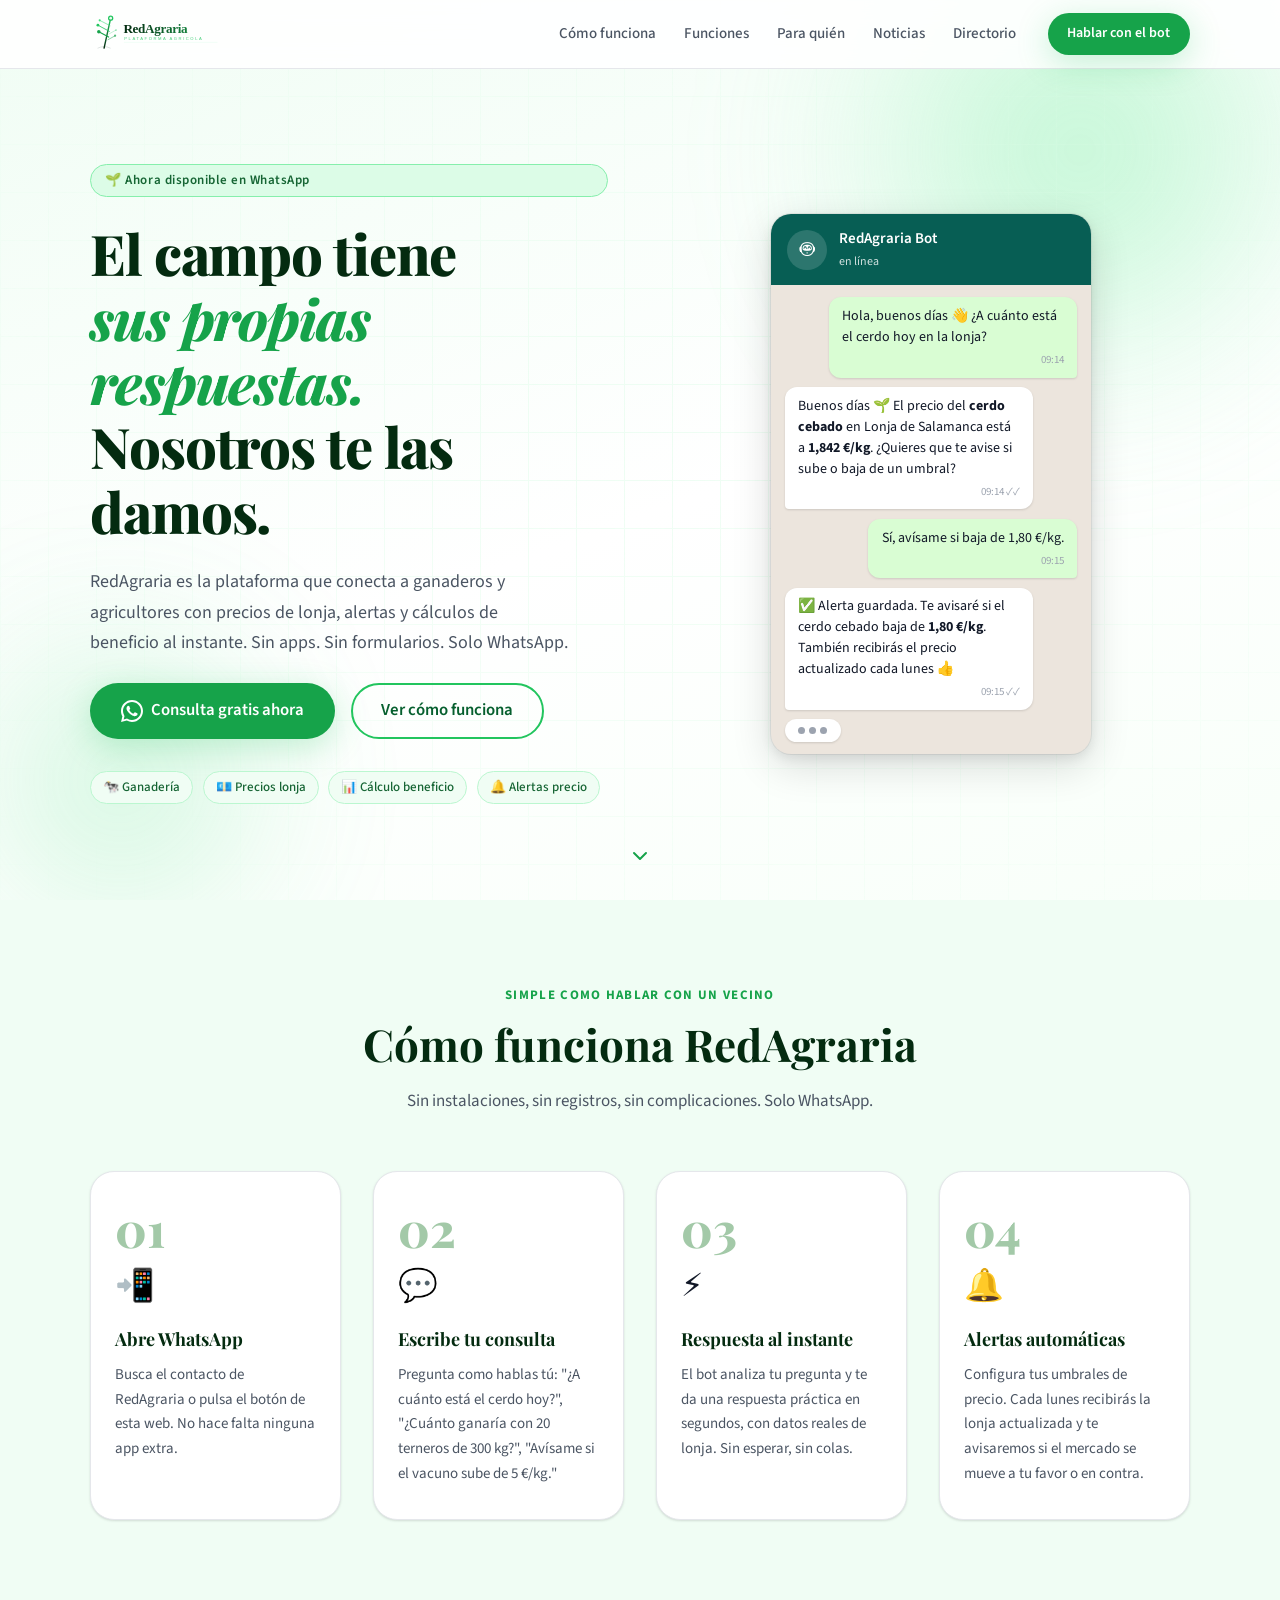
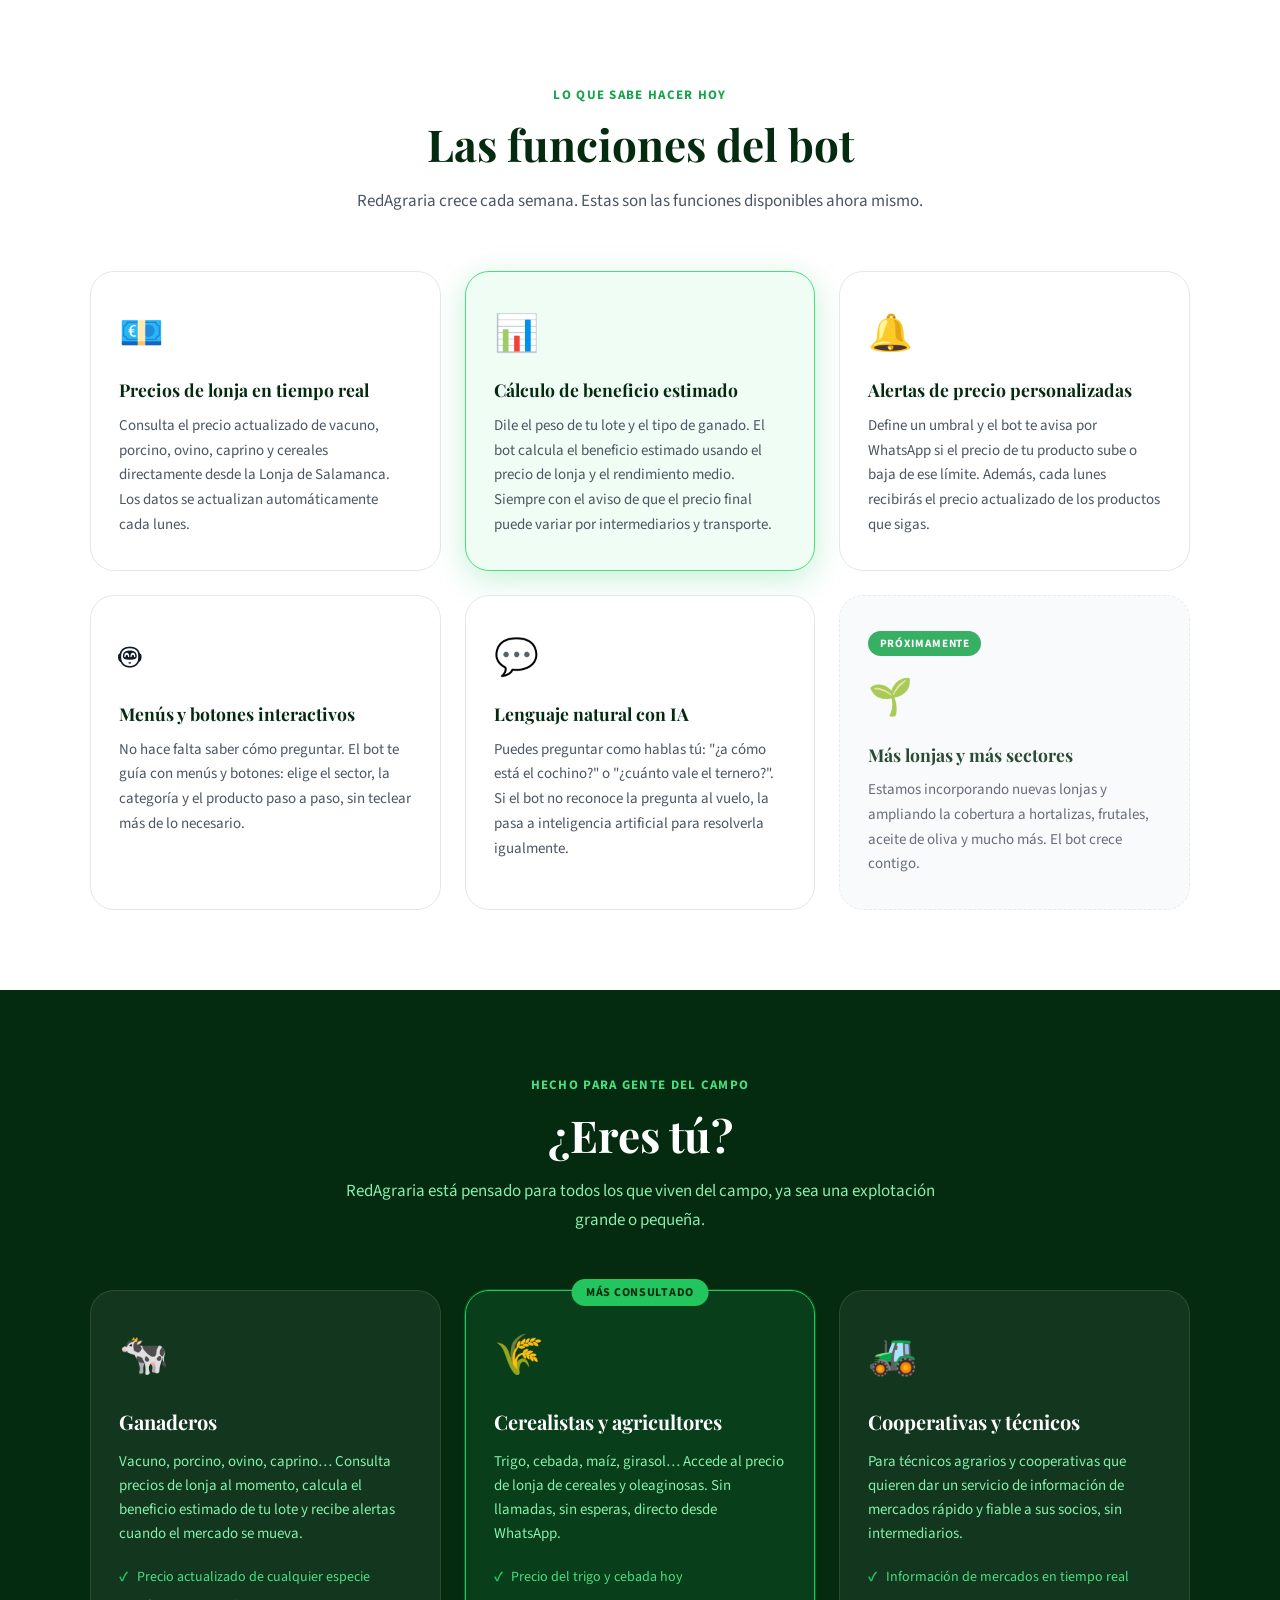
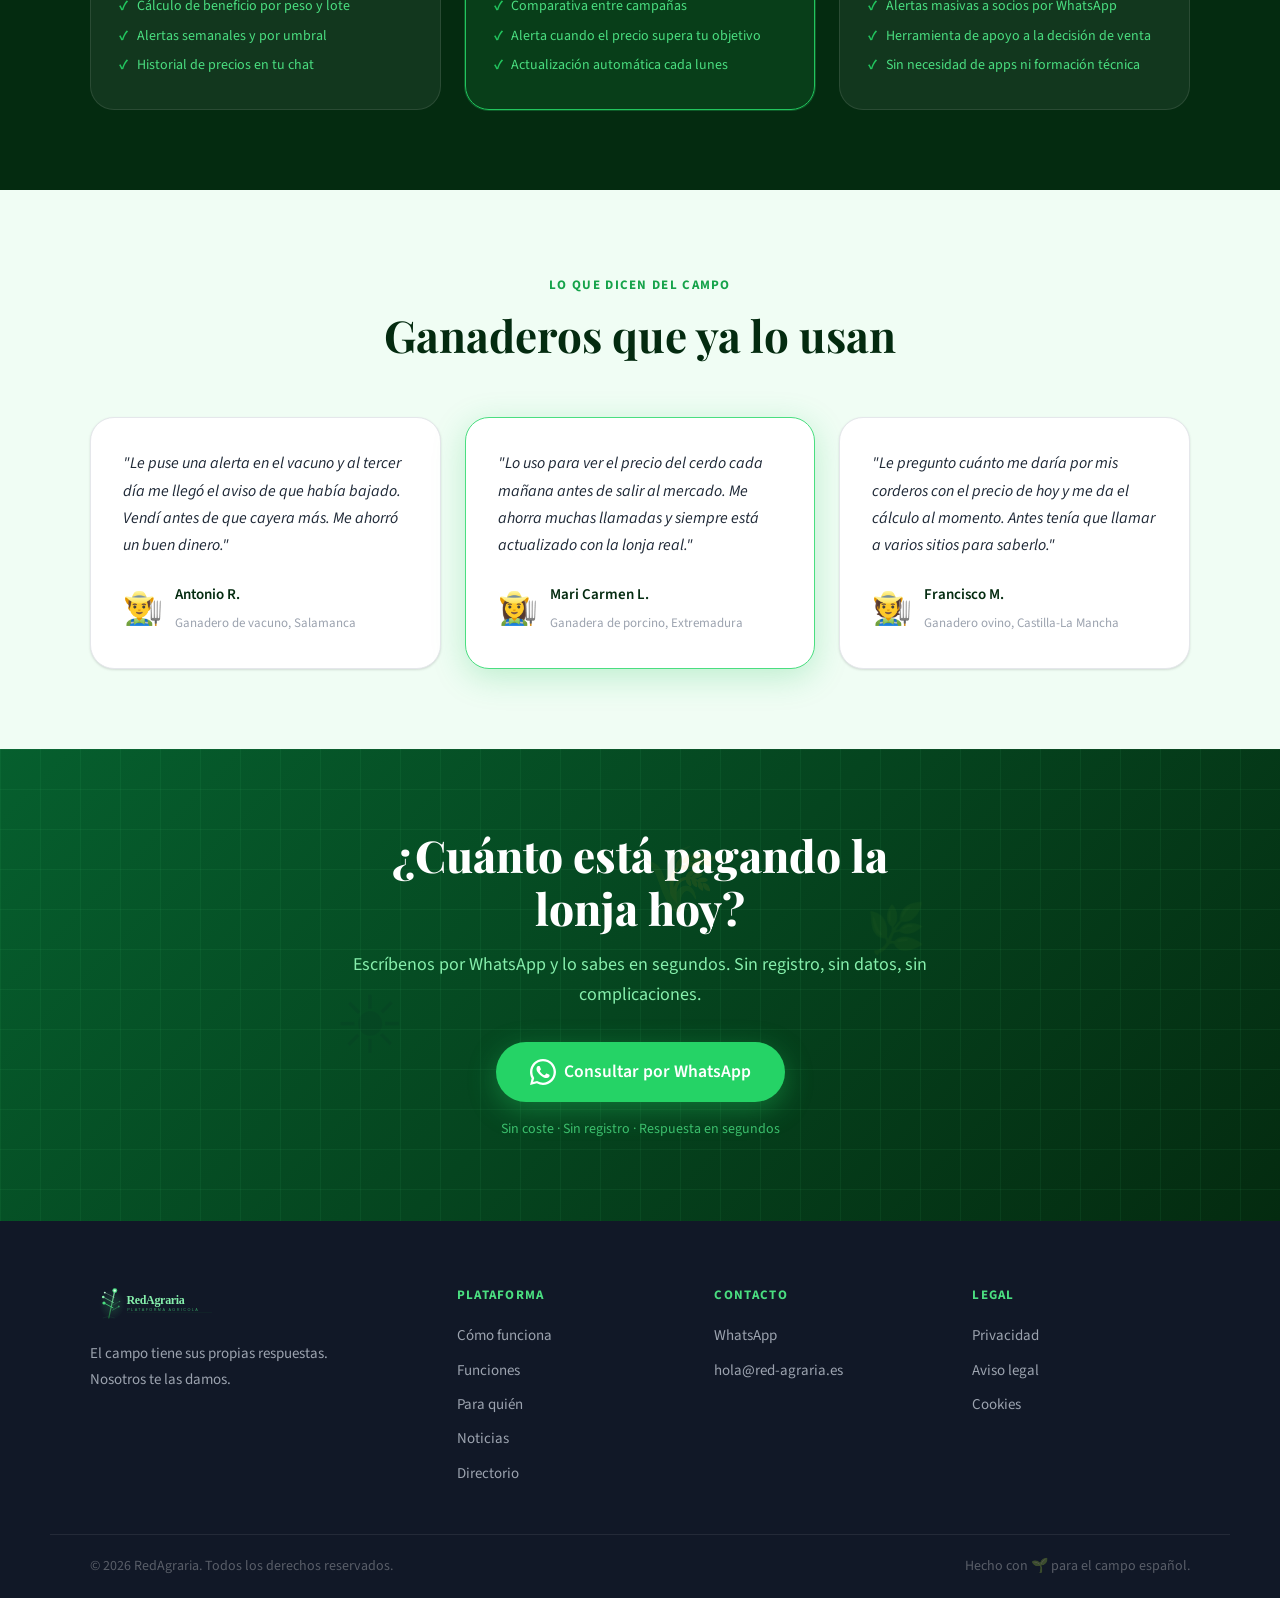
<file: index.html>
<!DOCTYPE html>
<html lang="es">
<head>
  <meta charset="UTF-8">
  <meta name="referrer" content="strict-origin-when-cross-origin">
  <meta name="viewport" content="width=device-width, initial-scale=1.0">
  <meta name="description" content="RedAgraria — La plataforma agrícola que conecta a ganaderos con precios de lonja, alertas y cálculos de beneficio directamente desde WhatsApp.">
  <meta name="keywords" content="agricultura, ganadería, bot whatsapp, precios lonja, plataforma agraria, España">
  <meta name="author" content="RedAgraria">
  <meta name="theme-color" content="#042b10">
  <link rel="canonical" href="https://red-agraria.es/">

  <!-- Open Graph -->
  <meta property="og:title" content="RedAgraria — Plataforma Agrícola">
  <meta property="og:description" content="Precios de lonja, alertas y cálculos de beneficio directamente desde WhatsApp. Sin apps, sin registros.">
  <meta property="og:type" content="website">
  <meta property="og:url" content="https://red-agraria.es/">
  <meta property="og:image" content="https://red-agraria.es/assets/img/og-image.png">
  <meta property="og:image:width" content="1200">
  <meta property="og:image:height" content="630">
  <meta property="og:locale" content="es_ES">
  <meta name="twitter:card" content="summary_large_image">
  <meta name="twitter:title" content="RedAgraria — Plataforma Agrícola">
  <meta name="twitter:description" content="Precios de lonja, alertas y cálculos de beneficio directamente desde WhatsApp.">
  <meta name="twitter:image" content="https://red-agraria.es/assets/img/og-image.png">

  <title>RedAgraria — Plataforma Agrícola</title>

  <link rel="icon" type="image/svg+xml" href="favicon.svg">
  <link rel="shortcut icon" href="favicon.svg" type="image/svg+xml">
  <link rel="apple-touch-icon" href="favicon.svg">

  <link rel="preconnect" href="https://fonts.googleapis.com">
  <link rel="preconnect" href="https://fonts.gstatic.com" crossorigin>
  <link href="https://fonts.googleapis.com/css2?family=Playfair+Display:wght@700;800&family=Source+Sans+3:wght@300;400;500;600&display=swap" rel="stylesheet">

  <link rel="stylesheet" href="assets/css/main.css">
  <link rel="stylesheet" href="assets/css/features.css">
  <link rel="stylesheet" href="assets/css/animations.css">
</head>
<body>
  <a class="skip-link" href="#main-content">Ir al contenido</a>

  <!-- NAVBAR -->
  <header class="navbar" id="navbar">
    <div class="container navbar__inner">
      <a href="index.html" class="navbar__logo" aria-label="Inicio RedAgraria" aria-current="page">
        <img src="assets/img/logo.svg" alt="RedAgraria" width="160" height="48" decoding="async" fetchpriority="high">
      </a>
      <nav class="navbar__links" aria-label="Navegación principal">
        <a href="#como-funciona">Cómo funciona</a>
        <a href="#funciones">Funciones</a>
        <a href="#para-quien">Para quién</a>
        <a href="blog.html">Noticias</a>
        <a href="directorio.html">Directorio</a>
      </nav>
      <a href="https://wa.me/34644174583" class="btn btn--primary btn--sm js-redagraria-wa" target="_blank" rel="noopener noreferrer">
        Hablar con el bot
      </a>
      <button class="navbar__burger" aria-label="Abrir menú" aria-expanded="false" aria-controls="mobile-menu">
        <span></span><span></span><span></span>
      </button>
    </div>
    <div class="navbar__mobile" id="mobile-menu" hidden aria-hidden="true">
      <a href="#como-funciona">Cómo funciona</a>
      <a href="#funciones">Funciones</a>
      <a href="#para-quien">Para quién</a>
      <a href="blog.html">Noticias</a>
      <a href="directorio.html">Directorio</a>
      <a href="https://wa.me/34644174583" class="btn btn--primary js-redagraria-wa" target="_blank" rel="noopener noreferrer">Hablar con el bot</a>
    </div>
  </header>

  <main id="main-content" tabindex="-1">

    <!-- HERO -->
    <section class="hero" aria-labelledby="hero-title">
      <div class="hero__bg" aria-hidden="true">
        <div class="hero__blob hero__blob--1"></div>
        <div class="hero__blob hero__blob--2"></div>
        <div class="hero__grid"></div>
      </div>
      <div class="container hero__inner">
        <div class="hero__content">
          <span class="badge">🌱 Ahora disponible en WhatsApp</span>
          <h1 id="hero-title" class="hero__title">
            El campo tiene<br>
            <em>sus propias respuestas.</em><br>
            Nosotros te las damos.
          </h1>
          <p class="hero__sub">
            RedAgraria es la plataforma que conecta a ganaderos y agricultores con precios de lonja, alertas y cálculos de beneficio al instante. Sin apps. Sin formularios. Solo WhatsApp.
          </p>
          <div class="hero__actions">
            <a href="https://wa.me/34644174583" class="btn btn--primary btn--lg js-redagraria-wa" target="_blank" rel="noopener noreferrer">
              <svg width="22" height="22" viewBox="0 0 24 24" fill="currentColor" aria-hidden="true"><path d="M17.472 14.382c-.297-.149-1.758-.867-2.03-.967-.273-.099-.471-.148-.67.15-.197.297-.767.966-.94 1.164-.173.199-.347.223-.644.075-.297-.15-1.255-.463-2.39-1.475-.883-.788-1.48-1.761-1.653-2.059-.173-.297-.018-.458.13-.606.134-.133.298-.347.446-.52.149-.174.198-.298.298-.497.099-.198.05-.371-.025-.52-.075-.149-.669-1.612-.916-2.207-.242-.579-.487-.5-.669-.51-.173-.008-.371-.01-.57-.01-.198 0-.52.074-.792.372-.272.297-1.04 1.016-1.04 2.479 0 1.462 1.065 2.875 1.213 3.074.149.198 2.096 3.2 5.077 4.487.709.306 1.262.489 1.694.625.712.227 1.36.195 1.871.118.571-.085 1.758-.719 2.006-1.413.248-.694.248-1.289.173-1.413-.074-.124-.272-.198-.57-.347z"/><path d="M12 0C5.373 0 0 5.373 0 12c0 2.127.558 4.122 1.532 5.849L.073 23.927l6.244-1.637A11.945 11.945 0 0012 24c6.627 0 12-5.373 12-12S18.627 0 12 0zm0 21.818a9.8 9.8 0 01-5.031-1.382l-.36-.214-3.733.979.995-3.648-.235-.374A9.818 9.818 0 012.182 12C2.182 6.57 6.57 2.182 12 2.182S21.818 6.57 21.818 12 17.43 21.818 12 21.818z"/></svg>
              Consulta gratis ahora
            </a>
            <a href="#como-funciona" class="btn btn--ghost btn--lg">Ver cómo funciona</a>
          </div>
          <div class="hero__trust">
            <span>🐄 Ganadería</span>
            <span>💶 Precios lonja</span>
            <span>📊 Cálculo beneficio</span>
            <span>🔔 Alertas precio</span>
          </div>
        </div>
        <div class="hero__visual" aria-hidden="true">
          <div class="wamock">
            <div class="wamock__bar">
              <div class="wamock__avatar">🤖</div>
              <div>
                <div class="wamock__name">RedAgraria Bot</div>
                <div class="wamock__status">en línea</div>
              </div>
            </div>
            <div class="wamock__chat">
              <div class="wamock__msg wamock__msg--out">
                Hola, buenos días 👋 ¿A cuánto está el cerdo hoy en la lonja?
                <span class="wamock__time">09:14</span>
              </div>
              <div class="wamock__msg wamock__msg--in">
                Buenos días 🌱 El precio del <strong>cerdo cebado</strong> en Lonja de Salamanca está a <strong>1,842 €/kg</strong>. ¿Quieres que te avise si sube o baja de un umbral?
                <span class="wamock__time">09:14 ✓✓</span>
              </div>
              <div class="wamock__msg wamock__msg--out">
                Sí, avísame si baja de 1,80 €/kg.
                <span class="wamock__time">09:15</span>
              </div>
              <div class="wamock__msg wamock__msg--in">
                ✅ Alerta guardada. Te avisaré si el cerdo cebado baja de <strong>1,80 €/kg</strong>. También recibirás el precio actualizado cada lunes 👍
                <span class="wamock__time">09:15 ✓✓</span>
              </div>
              <div class="wamock__typing">
                <span></span><span></span><span></span>
              </div>
            </div>
          </div>
        </div>
      </div>
      <a href="#como-funciona" class="hero__scroll" aria-label="Ir a cómo funciona">
        <svg width="24" height="24" viewBox="0 0 24 24" fill="none" stroke="currentColor" stroke-width="2" stroke-linecap="round" stroke-linejoin="round"><polyline points="6 9 12 15 18 9"/></svg>
      </a>
    </section>

    <!-- CÓMO FUNCIONA -->
    <section class="section section--light" id="como-funciona" aria-labelledby="cf-title">
      <div class="container">
        <div class="section__header">
          <span class="section__eyebrow">Simple como hablar con un vecino</span>
          <h2 id="cf-title" class="section__title">Cómo funciona RedAgraria</h2>
          <p class="section__sub">Sin instalaciones, sin registros, sin complicaciones. Solo WhatsApp.</p>
        </div>
        <ol class="steps" aria-label="Pasos para usar RedAgraria">
          <li class="step">
            <div class="step__num" aria-hidden="true">01</div>
            <div class="step__icon" aria-hidden="true">📲</div>
            <h3 class="step__title">Abre WhatsApp</h3>
            <p class="step__text">Busca el contacto de RedAgraria o pulsa el botón de esta web. No hace falta ninguna app extra.</p>
          </li>
          <li class="step">
            <div class="step__num" aria-hidden="true">02</div>
            <div class="step__icon" aria-hidden="true">💬</div>
            <h3 class="step__title">Escribe tu consulta</h3>
            <p class="step__text">Pregunta como hablas tú: "¿A cuánto está el cerdo hoy?", "¿Cuánto ganaría con 20 terneros de 300 kg?", "Avísame si el vacuno sube de 5 €/kg."</p>
          </li>
          <li class="step">
            <div class="step__num" aria-hidden="true">03</div>
            <div class="step__icon" aria-hidden="true">⚡</div>
            <h3 class="step__title">Respuesta al instante</h3>
            <p class="step__text">El bot analiza tu pregunta y te da una respuesta práctica en segundos, con datos reales de lonja. Sin esperar, sin colas.</p>
          </li>
          <li class="step">
            <div class="step__num" aria-hidden="true">04</div>
            <div class="step__icon" aria-hidden="true">🔔</div>
            <h3 class="step__title">Alertas automáticas</h3>
            <p class="step__text">Configura tus umbrales de precio. Cada lunes recibirás la lonja actualizada y te avisaremos si el mercado se mueve a tu favor o en contra.</p>
          </li>
        </ol>
      </div>
    </section>

    <!-- FUNCIONES DEL BOT -->
    <section class="section" id="funciones" aria-labelledby="fn-title">
      <div class="container">
        <div class="section__header">
          <span class="section__eyebrow">Lo que sabe hacer hoy</span>
          <h2 id="fn-title" class="section__title">Las funciones del bot</h2>
          <p class="section__sub">RedAgraria crece cada semana. Estas son las funciones disponibles ahora mismo.</p>
        </div>
        <div class="features">

          <div class="feature-card">
            <div class="feature-card__icon" aria-hidden="true">💶</div>
            <h3 class="feature-card__title">Precios de lonja en tiempo real</h3>
            <p class="feature-card__text">Consulta el precio actualizado de vacuno, porcino, ovino, caprino y cereales directamente desde la Lonja de Salamanca. Los datos se actualizan automáticamente cada lunes.</p>
          </div>

          <div class="feature-card feature-card--highlight">
            <div class="feature-card__icon" aria-hidden="true">📊</div>
            <h3 class="feature-card__title">Cálculo de beneficio estimado</h3>
            <p class="feature-card__text">Dile el peso de tu lote y el tipo de ganado. El bot calcula el beneficio estimado usando el precio de lonja y el rendimiento medio. Siempre con el aviso de que el precio final puede variar por intermediarios y transporte.</p>
          </div>

          <div class="feature-card">
            <div class="feature-card__icon" aria-hidden="true">🔔</div>
            <h3 class="feature-card__title">Alertas de precio personalizadas</h3>
            <p class="feature-card__text">Define un umbral y el bot te avisa por WhatsApp si el precio de tu producto sube o baja de ese límite. Además, cada lunes recibirás el precio actualizado de los productos que sigas.</p>
          </div>

          <div class="feature-card">
            <div class="feature-card__icon" aria-hidden="true">🤖</div>
            <h3 class="feature-card__title">Menús y botones interactivos</h3>
            <p class="feature-card__text">No hace falta saber cómo preguntar. El bot te guía con menús y botones: elige el sector, la categoría y el producto paso a paso, sin teclear más de lo necesario.</p>
          </div>

          <div class="feature-card">
            <div class="feature-card__icon" aria-hidden="true">💬</div>
            <h3 class="feature-card__title">Lenguaje natural con IA</h3>
            <p class="feature-card__text">Puedes preguntar como hablas tú: "¿a cómo está el cochino?" o "¿cuánto vale el ternero?". Si el bot no reconoce la pregunta al vuelo, la pasa a inteligencia artificial para resolverla igualmente.</p>
          </div>

          <div class="feature-card feature-card--soon">
            <div class="feature-card__badge">Próximamente</div>
            <div class="feature-card__icon" aria-hidden="true">🌱</div>
            <h3 class="feature-card__title">Más lonjas y más sectores</h3>
            <p class="feature-card__text">Estamos incorporando nuevas lonjas y ampliando la cobertura a hortalizas, frutales, aceite de oliva y mucho más. El bot crece contigo.</p>
          </div>

        </div>
      </div>
    </section>

    <!-- PARA QUIÉN ES -->
    <section class="section section--dark" id="para-quien" aria-labelledby="pq-title">
      <div class="container">
        <div class="section__header section__header--light">
          <span class="section__eyebrow section__eyebrow--light">Hecho para gente del campo</span>
          <h2 id="pq-title" class="section__title section__title--light">¿Eres tú?</h2>
          <p class="section__sub section__sub--light">RedAgraria está pensado para todos los que viven del campo, ya sea una explotación grande o pequeña.</p>
        </div>
        <div class="profiles">
          <article class="profile-card">
            <div class="profile-card__icon" aria-hidden="true">🐄</div>
            <h3 class="profile-card__title">Ganaderos</h3>
            <p class="profile-card__text">Vacuno, porcino, ovino, caprino… Consulta precios de lonja al momento, calcula el beneficio estimado de tu lote y recibe alertas cuando el mercado se mueva.</p>
            <ul class="profile-card__list" aria-label="Ejemplos de consultas para ganaderos">
              <li>Precio actualizado de cualquier especie</li>
              <li>Cálculo de beneficio por peso y lote</li>
              <li>Alertas semanales y por umbral</li>
              <li>Historial de precios en tu chat</li>
            </ul>
          </article>
          <article class="profile-card profile-card--featured">
            <div class="profile-card__badge">Más consultado</div>
            <div class="profile-card__icon" aria-hidden="true">🌾</div>
            <h3 class="profile-card__title">Cerealistas y agricultores</h3>
            <p class="profile-card__text">Trigo, cebada, maíz, girasol… Accede al precio de lonja de cereales y oleaginosas. Sin llamadas, sin esperas, directo desde WhatsApp.</p>
            <ul class="profile-card__list" aria-label="Ejemplos de consultas para cerealistas">
              <li>Precio del trigo y cebada hoy</li>
              <li>Comparativa entre campañas</li>
              <li>Alerta cuando el precio supera tu objetivo</li>
              <li>Actualización automática cada lunes</li>
            </ul>
          </article>
          <article class="profile-card">
            <div class="profile-card__icon" aria-hidden="true">🚜</div>
            <h3 class="profile-card__title">Cooperativas y técnicos</h3>
            <p class="profile-card__text">Para técnicos agrarios y cooperativas que quieren dar un servicio de información de mercados rápido y fiable a sus socios, sin intermediarios.</p>
            <ul class="profile-card__list" aria-label="Ejemplos de consultas para cooperativas">
              <li>Información de mercados en tiempo real</li>
              <li>Alertas masivas a socios por WhatsApp</li>
              <li>Herramienta de apoyo a la decisión de venta</li>
              <li>Sin necesidad de apps ni formación técnica</li>
            </ul>
          </article>
        </div>
      </div>
    </section>

    <!-- TESTIMONIOS -->
    <section class="section section--light" id="testimonios" aria-labelledby="test-title">
      <div class="container">
        <div class="section__header">
          <span class="section__eyebrow">Lo que dicen del campo</span>
          <h2 id="test-title" class="section__title">Ganaderos que ya lo usan</h2>
        </div>
        <div class="testimonials">
          <blockquote class="testimonial">
            <p class="testimonial__text">"Le puse una alerta en el vacuno y al tercer día me llegó el aviso de que había bajado. Vendí antes de que cayera más. Me ahorró un buen dinero."</p>
            <footer class="testimonial__footer">
              <div class="testimonial__avatar" aria-hidden="true">👨‍🌾</div>
              <div>
                <cite class="testimonial__name">Antonio R.</cite>
                <span class="testimonial__role">Ganadero de vacuno, Salamanca</span>
              </div>
            </footer>
          </blockquote>
          <blockquote class="testimonial testimonial--featured">
            <p class="testimonial__text">"Lo uso para ver el precio del cerdo cada mañana antes de salir al mercado. Me ahorra muchas llamadas y siempre está actualizado con la lonja real."</p>
            <footer class="testimonial__footer">
              <div class="testimonial__avatar" aria-hidden="true">👩‍🌾</div>
              <div>
                <cite class="testimonial__name">Mari Carmen L.</cite>
                <span class="testimonial__role">Ganadera de porcino, Extremadura</span>
              </div>
            </footer>
          </blockquote>
          <blockquote class="testimonial">
            <p class="testimonial__text">"Le pregunto cuánto me daría por mis corderos con el precio de hoy y me da el cálculo al momento. Antes tenía que llamar a varios sitios para saberlo."</p>
            <footer class="testimonial__footer">
              <div class="testimonial__avatar" aria-hidden="true">🧑‍🌾</div>
              <div>
                <cite class="testimonial__name">Francisco M.</cite>
                <span class="testimonial__role">Ganadero ovino, Castilla-La Mancha</span>
              </div>
            </footer>
          </blockquote>
        </div>
      </div>
    </section>

    <!-- CTA WHATSAPP -->
    <section class="section cta-section" aria-labelledby="cta-title">
      <div class="container cta-section__inner">
        <div class="cta-section__content">
          <h2 id="cta-title" class="cta-section__title">¿Cuánto está pagando la lonja hoy?</h2>
          <p class="cta-section__sub">Escríbenos por WhatsApp y lo sabes en segundos. Sin registro, sin datos, sin complicaciones.</p>
          <a href="https://wa.me/34644174583" class="btn btn--whatsapp btn--xl js-redagraria-wa" data-wa-prefill="Hola RedAgraria, quiero saber el precio de la lonja" target="_blank" rel="noopener noreferrer" aria-label="Consultar por WhatsApp">
            <svg width="26" height="26" viewBox="0 0 24 24" fill="currentColor" aria-hidden="true"><path d="M17.472 14.382c-.297-.149-1.758-.867-2.03-.967-.273-.099-.471-.148-.67.15-.197.297-.767.966-.94 1.164-.173.199-.347.223-.644.075-.297-.15-1.255-.463-2.39-1.475-.883-.788-1.48-1.761-1.653-2.059-.173-.297-.018-.458.13-.606.134-.133.298-.347.446-.52.149-.174.198-.298.298-.497.099-.198.05-.371-.025-.52-.075-.149-.669-1.612-.916-2.207-.242-.579-.487-.5-.669-.51-.173-.008-.371-.01-.57-.01-.198 0-.52.074-.792.372-.272.297-1.04 1.016-1.04 2.479 0 1.462 1.065 2.875 1.213 3.074.149.198 2.096 3.2 5.077 4.487.709.306 1.262.489 1.694.625.712.227 1.36.195 1.871.118.571-.085 1.758-.719 2.006-1.413.248-.694.248-1.289.173-1.413-.074-.124-.272-.198-.57-.347z"/><path d="M12 0C5.373 0 0 5.373 0 12c0 2.127.558 4.122 1.532 5.849L.073 23.927l6.244-1.637A11.945 11.945 0 0012 24c6.627 0 12-5.373 12-12S18.627 0 12 0zm0 21.818a9.8 9.8 0 01-5.031-1.382l-.36-.214-3.733.979.995-3.648-.235-.374A9.818 9.818 0 012.182 12C2.182 6.57 6.57 2.182 12 2.182S21.818 6.57 21.818 12 17.43 21.818 12 21.818z"/></svg>
            Consultar por WhatsApp
          </a>
          <p class="cta-section__note">Sin coste · Sin registro · Respuesta en segundos</p>
        </div>
        <div class="cta-section__deco" aria-hidden="true">
          <span class="cta-deco">🌾</span>
          <span class="cta-deco cta-deco--2">🌿</span>
          <span class="cta-deco cta-deco--3">☀️</span>
        </div>
      </div>
    </section>

  </main>

  <!-- FOOTER -->
  <footer class="footer" role="contentinfo">
    <div class="container footer__inner">
      <div class="footer__brand">
        <img src="assets/img/logo-dark.svg" alt="RedAgraria" width="132" height="40" loading="lazy" decoding="async">
        <p class="footer__tagline">El campo tiene sus propias respuestas.<br>Nosotros te las damos.</p>
      </div>
      <nav class="footer__nav" aria-label="Navegación footer">
        <div class="footer__col">
          <h4>Plataforma</h4>
          <a href="#como-funciona">Cómo funciona</a>
          <a href="#funciones">Funciones</a>
          <a href="#para-quien">Para quién</a>
          <a href="blog.html">Noticias</a>
          <a href="directorio.html">Directorio</a>
        </div>
        <div class="footer__col">
          <h4>Contacto</h4>
          <a href="https://wa.me/34644174583" class="js-redagraria-wa" target="_blank" rel="noopener noreferrer">WhatsApp</a>
          <a href="mailto:hola@red-agraria.es">hola@red-agraria.es</a>
        </div>
        <div class="footer__col">
          <h4>Legal</h4>
          <a href="privacidad.html">Privacidad</a>
          <a href="aviso-legal.html">Aviso legal</a>
          <a href="cookies.html">Cookies</a>
        </div>
      </nav>
    </div>
    <div class="footer__bottom">
      <div class="container">
        <p>© <span id="year"></span> RedAgraria. Todos los derechos reservados.</p>
        <p>Hecho con 🌱 para el campo español.</p>
      </div>
    </div>
  </footer>

  <script type="application/ld+json">
  {
    "@context": "https://schema.org",
    "@graph": [
      {
        "@type": "Organization",
        "name": "RedAgraria",
        "url": "https://red-agraria.es/",
        "logo": "https://red-agraria.es/assets/img/logo.svg",
        "email": "hola@red-agraria.es"
      },
      {
        "@type": "WebSite",
        "name": "RedAgraria",
        "url": "https://red-agraria.es/",
        "description": "Plataforma agrícola: precios de lonja, alertas y cálculos de beneficio por WhatsApp.",
        "publisher": { "@type": "Organization", "name": "RedAgraria" },
        "inLanguage": "es-ES"
      }
    ]
  }
  </script>

  <script src="assets/js/site-config.js"></script>
  <script src="assets/js/main.js"></script>
</body>
</html>
</file>
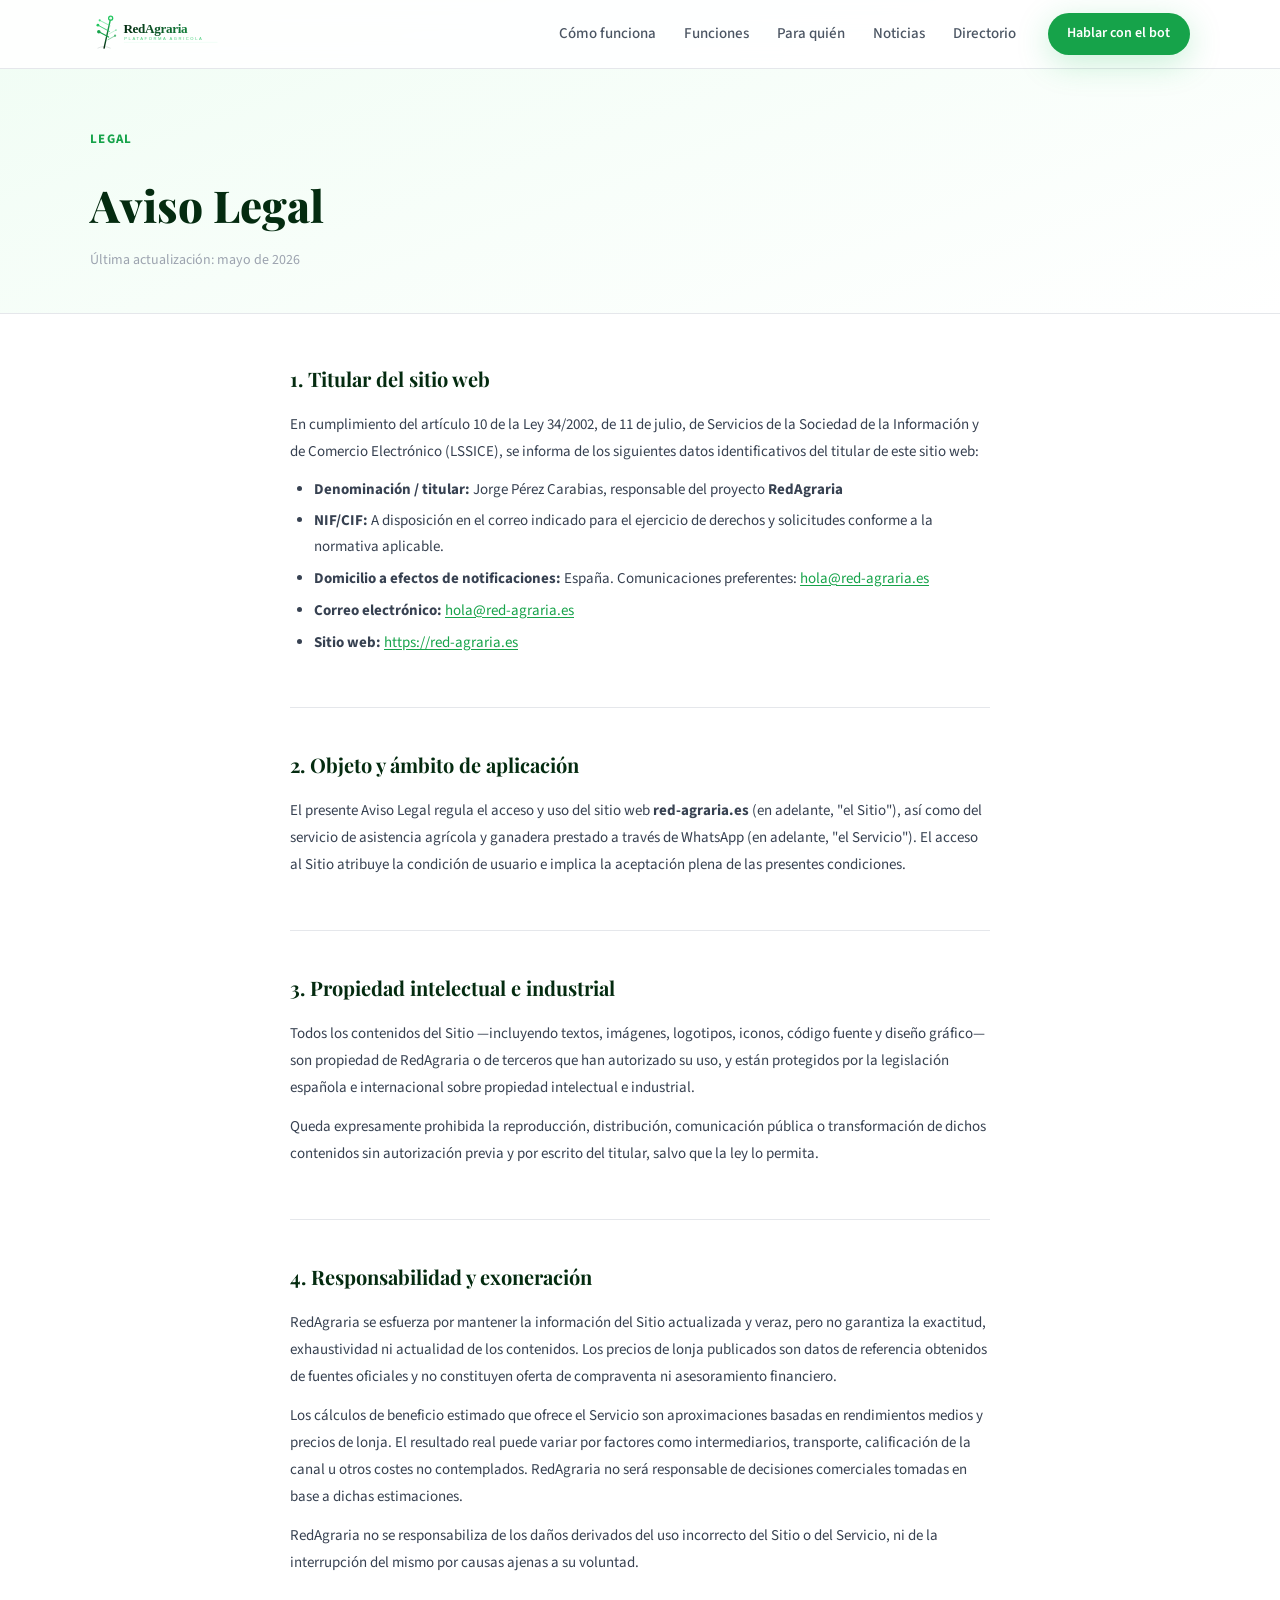
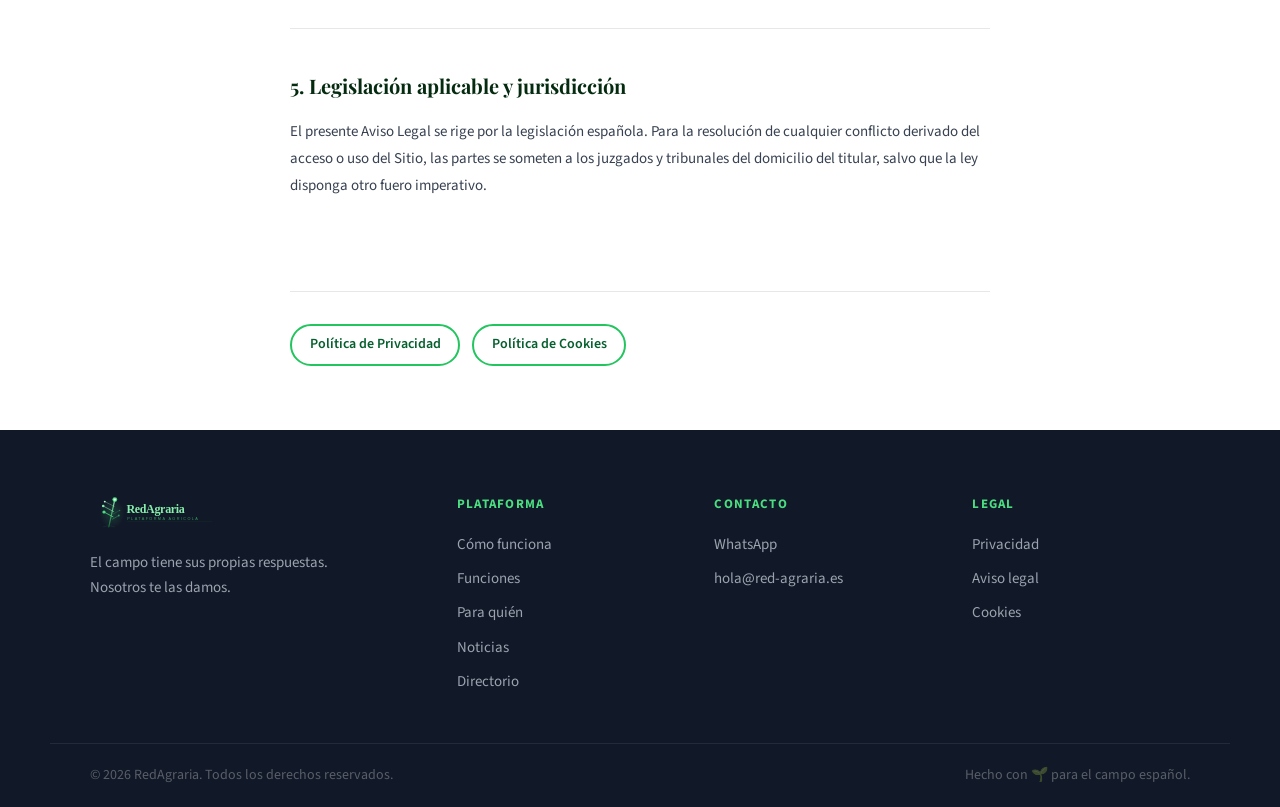
<file: aviso-legal.html>
<!DOCTYPE html>
<html lang="es">
<head>
  <meta charset="UTF-8">
  <meta name="viewport" content="width=device-width, initial-scale=1.0">
  <meta name="robots" content="noindex">
  <meta name="description" content="Aviso legal de RedAgraria: titular del sitio, propiedad intelectual, responsabilidad y legislación aplicable.">
  <meta name="theme-color" content="#042b10">
  <link rel="canonical" href="https://red-agraria.es/aviso-legal.html">
  <title>Aviso Legal — RedAgraria</title>

  <link rel="icon" type="image/svg+xml" href="favicon.svg">
  <link rel="shortcut icon" href="favicon.svg" type="image/svg+xml">

  <link rel="preconnect" href="https://fonts.googleapis.com">
  <link rel="preconnect" href="https://fonts.gstatic.com" crossorigin>
  <link href="https://fonts.googleapis.com/css2?family=Playfair+Display:wght@700;800&family=Source+Sans+3:wght@300;400;500;600&display=swap" rel="stylesheet">

  <link rel="stylesheet" href="assets/css/main.css">
  <link rel="stylesheet" href="assets/css/navbar-fix.css">
  <link rel="stylesheet" href="assets/css/legal.css">
</head>
<body>
  <a class="skip-link" href="#main-content">Ir al contenido</a>

  <!-- NAVBAR -->
  <header class="navbar" id="navbar">
    <div class="container navbar__inner">
      <a href="index.html" class="navbar__logo" aria-label="Inicio RedAgraria">
        <img src="assets/img/logo.svg" alt="RedAgraria" width="160" height="48" decoding="async" fetchpriority="high">
      </a>
      <nav class="navbar__links" aria-label="Navegación principal">
        <a href="index.html#como-funciona">Cómo funciona</a>
        <a href="index.html#funciones">Funciones</a>
        <a href="index.html#para-quien">Para quién</a>
        <a href="blog.html">Noticias</a>
        <a href="directorio.html">Directorio</a>
      </nav>
      <a href="https://wa.me/34644174583" class="btn btn--primary btn--sm js-redagraria-wa" target="_blank" rel="noopener noreferrer">
        Hablar con el bot
      </a>
      <button class="navbar__burger" aria-label="Abrir menú" aria-expanded="false" aria-controls="mobile-menu">
        <span></span><span></span><span></span>
      </button>
    </div>
    <div class="navbar__mobile" id="mobile-menu" hidden aria-hidden="true">
      <a href="index.html#como-funciona">Cómo funciona</a>
      <a href="index.html#funciones">Funciones</a>
      <a href="index.html#para-quien">Para quién</a>
      <a href="blog.html">Noticias</a>
      <a href="directorio.html">Directorio</a>
      <a href="https://wa.me/34644174583" class="btn btn--primary js-redagraria-wa" target="_blank" rel="noopener noreferrer">Hablar con el bot</a>
    </div>
  </header>

  <main id="main-content" tabindex="-1">
    <div class="legal-header">
      <div class="container">
        <p class="section__eyebrow">Legal</p>
        <h1 class="legal-header__title">Aviso Legal</h1>
        <p class="legal-header__meta">Última actualización: mayo de 2026</p>
      </div>
    </div>

    <div class="container legal-body">

      <section class="legal-section">
        <h2>1. Titular del sitio web</h2>
        <p>En cumplimiento del artículo 10 de la Ley 34/2002, de 11 de julio, de Servicios de la Sociedad de la Información y de Comercio Electrónico (LSSICE), se informa de los siguientes datos identificativos del titular de este sitio web:</p>
        <ul>
          <li><strong>Denominación / titular:</strong> Jorge Pérez Carabias, responsable del proyecto <strong>RedAgraria</strong></li>
          <li><strong>NIF/CIF:</strong> A disposición en el correo indicado para el ejercicio de derechos y solicitudes conforme a la normativa aplicable.</li>
          <li><strong>Domicilio a efectos de notificaciones:</strong> España. Comunicaciones preferentes: <a href="mailto:hola@red-agraria.es">hola@red-agraria.es</a></li>
          <li><strong>Correo electrónico:</strong> <a href="mailto:hola@red-agraria.es">hola@red-agraria.es</a></li>
          <li><strong>Sitio web:</strong> <a href="https://red-agraria.es">https://red-agraria.es</a></li>
        </ul>
      </section>

      <section class="legal-section">
        <h2>2. Objeto y ámbito de aplicación</h2>
        <p>El presente Aviso Legal regula el acceso y uso del sitio web <strong>red-agraria.es</strong> (en adelante, "el Sitio"), así como del servicio de asistencia agrícola y ganadera prestado a través de WhatsApp (en adelante, "el Servicio"). El acceso al Sitio atribuye la condición de usuario e implica la aceptación plena de las presentes condiciones.</p>
      </section>

      <section class="legal-section">
        <h2>3. Propiedad intelectual e industrial</h2>
        <p>Todos los contenidos del Sitio —incluyendo textos, imágenes, logotipos, iconos, código fuente y diseño gráfico— son propiedad de RedAgraria o de terceros que han autorizado su uso, y están protegidos por la legislación española e internacional sobre propiedad intelectual e industrial.</p>
        <p>Queda expresamente prohibida la reproducción, distribución, comunicación pública o transformación de dichos contenidos sin autorización previa y por escrito del titular, salvo que la ley lo permita.</p>
      </section>

      <section class="legal-section">
        <h2>4. Responsabilidad y exoneración</h2>
        <p>RedAgraria se esfuerza por mantener la información del Sitio actualizada y veraz, pero no garantiza la exactitud, exhaustividad ni actualidad de los contenidos. Los precios de lonja publicados son datos de referencia obtenidos de fuentes oficiales y no constituyen oferta de compraventa ni asesoramiento financiero.</p>
        <p>Los cálculos de beneficio estimado que ofrece el Servicio son aproximaciones basadas en rendimientos medios y precios de lonja. El resultado real puede variar por factores como intermediarios, transporte, calificación de la canal u otros costes no contemplados. RedAgraria no será responsable de decisiones comerciales tomadas en base a dichas estimaciones.</p>
        <p>RedAgraria no se responsabiliza de los daños derivados del uso incorrecto del Sitio o del Servicio, ni de la interrupción del mismo por causas ajenas a su voluntad.</p>
      </section>

      <section class="legal-section">
        <h2>5. Legislación aplicable y jurisdicción</h2>
        <p>El presente Aviso Legal se rige por la legislación española. Para la resolución de cualquier conflicto derivado del acceso o uso del Sitio, las partes se someten a los juzgados y tribunales del domicilio del titular, salvo que la ley disponga otro fuero imperativo.</p>
      </section>

      <div class="legal-nav">
        <a href="privacidad.html" class="btn btn--ghost btn--sm">Política de Privacidad</a>
        <a href="cookies.html" class="btn btn--ghost btn--sm">Política de Cookies</a>
      </div>

    </div>
  </main>

  <!-- FOOTER -->
  <footer class="footer" role="contentinfo">
    <div class="container footer__inner">
      <div class="footer__brand">
        <img src="assets/img/logo-dark.svg" alt="RedAgraria" width="132" height="40" loading="lazy" decoding="async">
        <p class="footer__tagline">El campo tiene sus propias respuestas.<br>Nosotros te las damos.</p>
      </div>
      <nav class="footer__nav" aria-label="Navegación footer">
        <div class="footer__col">
          <h4>Plataforma</h4>
          <a href="index.html#como-funciona">Cómo funciona</a>
          <a href="index.html#funciones">Funciones</a>
          <a href="index.html#para-quien">Para quién</a>
          <a href="blog.html">Noticias</a>
          <a href="directorio.html">Directorio</a>
        </div>
        <div class="footer__col">
          <h4>Contacto</h4>
          <a href="https://wa.me/34644174583" class="js-redagraria-wa" target="_blank" rel="noopener noreferrer">WhatsApp</a>
          <a href="mailto:hola@red-agraria.es">hola@red-agraria.es</a>
        </div>
        <div class="footer__col">
          <h4>Legal</h4>
          <a href="privacidad.html">Privacidad</a>
          <a href="aviso-legal.html" aria-current="page">Aviso legal</a>
          <a href="cookies.html">Cookies</a>
        </div>
      </nav>
    </div>
    <div class="footer__bottom">
      <div class="container">
        <p>© <span id="year"></span> RedAgraria. Todos los derechos reservados.</p>
        <p>Hecho con 🌱 para el campo español.</p>
      </div>
    </div>
  </footer>

  <script src="assets/js/site-config.js"></script>
  <script src="assets/js/main.js"></script>
</body>
</html>
</file>
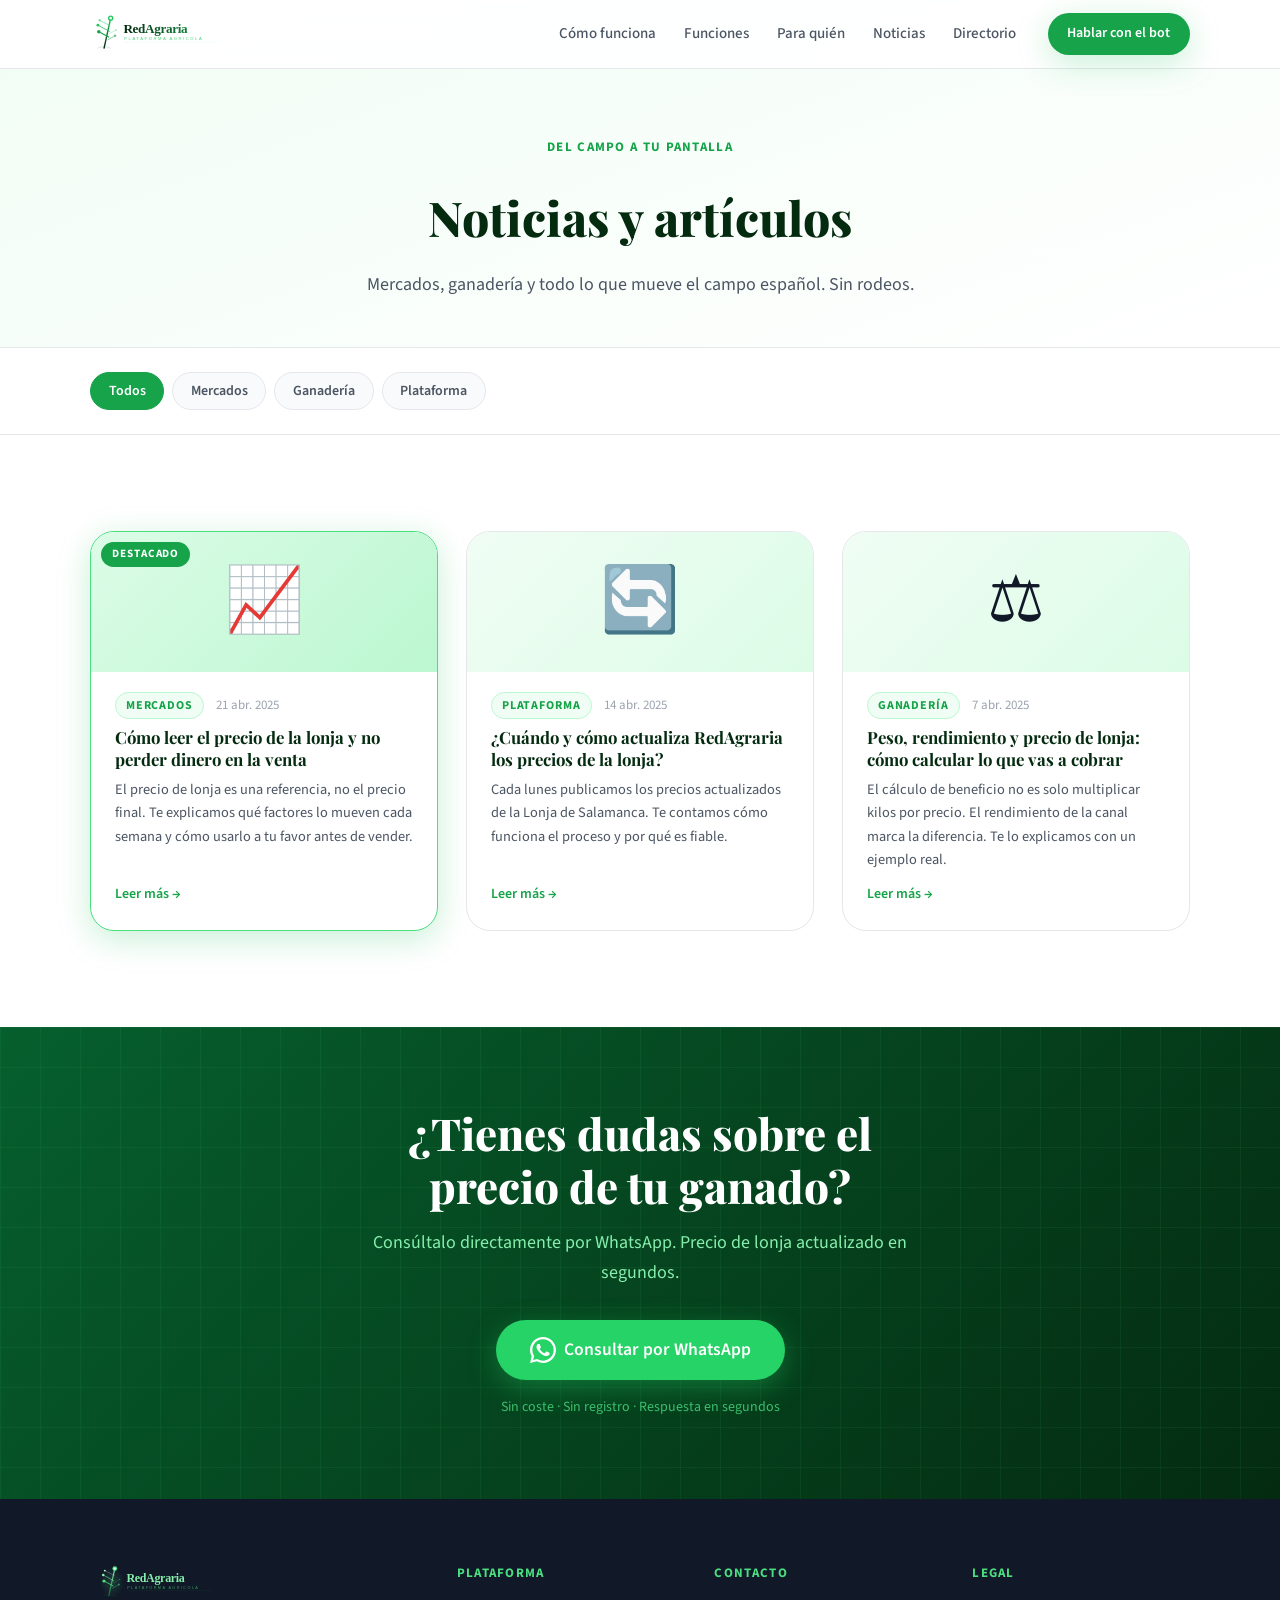
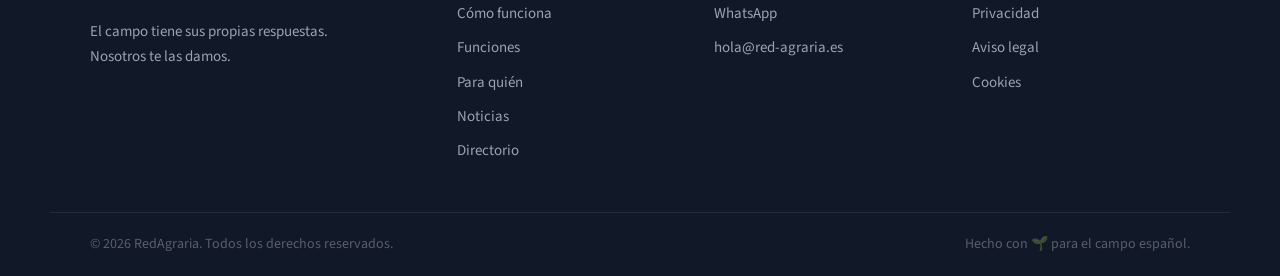
<file: blog.html>
<!DOCTYPE html>
<html lang="es">
<head>
  <meta charset="UTF-8">
  <meta name="referrer" content="strict-origin-when-cross-origin">
  <meta name="viewport" content="width=device-width, initial-scale=1.0">
  <meta name="description" content="Noticias y artículos sobre ganadería, precios de lonja y mercados agrarios. RedAgraria — Plataforma Agrícola.">
  <meta name="author" content="RedAgraria">
  <meta name="theme-color" content="#042b10">
  <link rel="canonical" href="https://red-agraria.es/blog.html">
  <meta property="og:title" content="Noticias — RedAgraria">
  <meta property="og:description" content="Artículos sobre ganadería, precios de lonja y mercados agrarios.">
  <meta property="og:type" content="website">
  <meta property="og:url" content="https://red-agraria.es/blog.html">
  <meta property="og:image" content="https://red-agraria.es/assets/img/og-image.png">
  <meta property="og:image:width" content="1200">
  <meta property="og:image:height" content="630">
  <meta property="og:locale" content="es_ES">
  <meta name="twitter:card" content="summary_large_image">
  <meta name="twitter:title" content="Noticias — RedAgraria">
  <meta name="twitter:description" content="Artículos sobre ganadería, precios de lonja y mercados agrarios.">
  <meta name="twitter:image" content="https://red-agraria.es/assets/img/og-image.png">

  <title>Noticias — RedAgraria</title>
  <link rel="icon" type="image/svg+xml" href="favicon.svg">
  <link rel="shortcut icon" href="favicon.svg" type="image/svg+xml">
  <link rel="apple-touch-icon" href="favicon.svg">

  <link rel="preconnect" href="https://fonts.googleapis.com">
  <link rel="preconnect" href="https://fonts.gstatic.com" crossorigin>
  <link href="https://fonts.googleapis.com/css2?family=Playfair+Display:wght@700;800&family=Source+Sans+3:wght@300;400;500;600&display=swap" rel="stylesheet">

  <link rel="stylesheet" href="assets/css/main.css">
  <link rel="stylesheet" href="assets/css/features.css">
  <link rel="stylesheet" href="assets/css/animations.css">
  <link rel="stylesheet" href="assets/css/blog.css">
</head>
<body>
  <a class="skip-link" href="#main-content">Ir al contenido</a>

  <!-- NAVBAR -->
  <header class="navbar" id="navbar">
    <div class="container navbar__inner">
      <a href="index.html" class="navbar__logo" aria-label="Inicio RedAgraria">
        <img src="assets/img/logo.svg" alt="RedAgraria" width="160" height="48" decoding="async" fetchpriority="high">
      </a>
      <nav class="navbar__links" aria-label="Navegación principal">
        <a href="index.html#como-funciona">Cómo funciona</a>
        <a href="index.html#funciones">Funciones</a>
        <a href="index.html#para-quien">Para quién</a>
        <a href="blog.html" aria-current="page">Noticias</a>
        <a href="directorio.html">Directorio</a>
      </nav>
      <a href="https://wa.me/34644174583" class="btn btn--primary btn--sm js-redagraria-wa" target="_blank" rel="noopener noreferrer">
        Hablar con el bot
      </a>
      <button class="navbar__burger" aria-label="Abrir menú" aria-expanded="false" aria-controls="mobile-menu">
        <span></span><span></span><span></span>
      </button>
    </div>
    <div class="navbar__mobile" id="mobile-menu" hidden aria-hidden="true">
      <a href="index.html#como-funciona">Cómo funciona</a>
      <a href="index.html#funciones">Funciones</a>
      <a href="index.html#para-quien">Para quién</a>
      <a href="blog.html" aria-current="page">Noticias</a>
      <a href="directorio.html">Directorio</a>
      <a href="https://wa.me/34644174583" class="btn btn--primary js-redagraria-wa" target="_blank" rel="noopener noreferrer">Hablar con el bot</a>
    </div>
  </header>

  <main id="main-content" tabindex="-1">

    <!-- CABECERA BLOG -->
    <section class="page-header">
      <div class="container page-header__inner">
        <span class="section__eyebrow">Del campo a tu pantalla</span>
        <h1 class="page-header__title">Noticias y artículos</h1>
        <p class="page-header__sub">Mercados, ganadería y todo lo que mueve el campo español. Sin rodeos.</p>
      </div>
    </section>

    <!-- FILTROS DE CATEGORÍA -->
    <section class="blog-filters" aria-label="Filtrar artículos por categoría">
      <div class="container">
        <div class="filter-bar" id="filter-bar" role="tablist">
          <button type="button" class="filter-btn filter-btn--active" data-cat="todos" role="tab" aria-selected="true">Todos</button>
          <button type="button" class="filter-btn" data-cat="Mercados" role="tab" aria-selected="false">Mercados</button>
          <button type="button" class="filter-btn" data-cat="Ganadería" role="tab" aria-selected="false">Ganadería</button>
          <button type="button" class="filter-btn" data-cat="Plataforma" role="tab" aria-selected="false">Plataforma</button>
        </div>
      </div>
    </section>

    <!-- GRID DE ARTÍCULOS -->
    <section class="section" aria-labelledby="blog-title">
      <div class="container">
        <div class="blog-grid" id="blog-grid" aria-live="polite">
          <!-- Artículos cargados por JS desde blog.json -->
          <div class="blog-loading" aria-label="Cargando artículos">
            <div class="blog-spinner"></div>
            <p>Cargando artículos...</p>
          </div>
        </div>
      </div>
    </section>

    <!-- ARTÍCULO COMPLETO (oculto hasta que se selecciona uno) -->
    <div class="article-overlay" id="article-overlay" hidden aria-modal="true" role="dialog" aria-labelledby="article-title">
      <div class="article-modal">
        <button class="article-close" id="article-close" aria-label="Cerrar artículo">
          <svg width="24" height="24" viewBox="0 0 24 24" fill="none" stroke="currentColor" stroke-width="2" stroke-linecap="round" stroke-linejoin="round"><line x1="18" y1="6" x2="6" y2="18"/><line x1="6" y1="6" x2="18" y2="18"/></svg>
        </button>
        <div class="article-content" id="article-content">
          <!-- Contenido dinámico -->
        </div>
        <div class="article-cta">
          <p>¿Tienes dudas sobre mercados o precios?</p>
          <a href="https://wa.me/34644174583" class="btn btn--whatsapp btn--lg js-redagraria-wa" target="_blank" rel="noopener noreferrer">
            <svg width="20" height="20" viewBox="0 0 24 24" fill="currentColor" aria-hidden="true"><path d="M17.472 14.382c-.297-.149-1.758-.867-2.03-.967-.273-.099-.471-.148-.67.15-.197.297-.767.966-.94 1.164-.173.199-.347.223-.644.075-.297-.15-1.255-.463-2.39-1.475-.883-.788-1.48-1.761-1.653-2.059-.173-.297-.018-.458.13-.606.134-.133.298-.347.446-.52.149-.174.198-.298.298-.497.099-.198.05-.371-.025-.52-.075-.149-.669-1.612-.916-2.207-.242-.579-.487-.5-.669-.51-.173-.008-.371-.01-.57-.01-.198 0-.52.074-.792.372-.272.297-1.04 1.016-1.04 2.479 0 1.462 1.065 2.875 1.213 3.074.149.198 2.096 3.2 5.077 4.487.709.306 1.262.489 1.694.625.712.227 1.36.195 1.871.118.571-.085 1.758-.719 2.006-1.413.248-.694.248-1.289.173-1.413-.074-.124-.272-.198-.57-.347z"/><path d="M12 0C5.373 0 0 5.373 0 12c0 2.127.558 4.122 1.532 5.849L.073 23.927l6.244-1.637A11.945 11.945 0 0012 24c6.627 0 12-5.373 12-12S18.627 0 12 0zm0 21.818a9.8 9.8 0 01-5.031-1.382l-.36-.214-3.733.979.995-3.648-.235-.374A9.818 9.818 0 012.182 12C2.182 6.57 6.57 2.182 12 2.182S21.818 6.57 21.818 12 17.43 21.818 12 21.818z"/></svg>
            Pregunta al bot
          </a>
        </div>
      </div>
    </div>

    <!-- CTA INFERIOR -->
    <section class="section cta-section" aria-labelledby="blog-cta-title">
      <div class="container cta-section__inner">
        <div class="cta-section__content">
          <h2 id="blog-cta-title" class="cta-section__title">¿Tienes dudas sobre el precio de tu ganado?</h2>
          <p class="cta-section__sub">Consúltalo directamente por WhatsApp. Precio de lonja actualizado en segundos.</p>
          <a href="https://wa.me/34644174583" class="btn btn--whatsapp btn--xl js-redagraria-wa" data-wa-prefill="Hola RedAgraria, quiero saber el precio de la lonja" target="_blank" rel="noopener noreferrer">
            <svg width="26" height="26" viewBox="0 0 24 24" fill="currentColor" aria-hidden="true"><path d="M17.472 14.382c-.297-.149-1.758-.867-2.03-.967-.273-.099-.471-.148-.67.15-.197.297-.767.966-.94 1.164-.173.199-.347.223-.644.075-.297-.15-1.255-.463-2.39-1.475-.883-.788-1.48-1.761-1.653-2.059-.173-.297-.018-.458.13-.606.134-.133.298-.347.446-.52.149-.174.198-.298.298-.497.099-.198.05-.371-.025-.52-.075-.149-.669-1.612-.916-2.207-.242-.579-.487-.5-.669-.51-.173-.008-.371-.01-.57-.01-.198 0-.52.074-.792.372-.272.297-1.04 1.016-1.04 2.479 0 1.462 1.065 2.875 1.213 3.074.149.198 2.096 3.2 5.077 4.487.709.306 1.262.489 1.694.625.712.227 1.36.195 1.871.118.571-.085 1.758-.719 2.006-1.413.248-.694.248-1.289.173-1.413-.074-.124-.272-.198-.57-.347z"/><path d="M12 0C5.373 0 0 5.373 0 12c0 2.127.558 4.122 1.532 5.849L.073 23.927l6.244-1.637A11.945 11.945 0 0012 24c6.627 0 12-5.373 12-12S18.627 0 12 0zm0 21.818a9.8 9.8 0 01-5.031-1.382l-.36-.214-3.733.979.995-3.648-.235-.374A9.818 9.818 0 012.182 12C2.182 6.57 6.57 2.182 12 2.182S21.818 6.57 21.818 12 17.43 21.818 12 21.818z"/></svg>
            Consultar por WhatsApp
          </a>
          <p class="cta-section__note">Sin coste · Sin registro · Respuesta en segundos</p>
        </div>
      </div>
    </section>

  </main>

  <!-- FOOTER -->
  <footer class="footer" role="contentinfo">
    <div class="container footer__inner">
      <div class="footer__brand">
        <img src="assets/img/logo-dark.svg" alt="RedAgraria" width="132" height="40" loading="lazy" decoding="async">
        <p class="footer__tagline">El campo tiene sus propias respuestas.<br>Nosotros te las damos.</p>
      </div>
      <nav class="footer__nav" aria-label="Navegación footer">
        <div class="footer__col">
          <h4>Plataforma</h4>
          <a href="index.html#como-funciona">Cómo funciona</a>
          <a href="index.html#funciones">Funciones</a>
          <a href="index.html#para-quien">Para quién</a>
          <a href="blog.html">Noticias</a>
          <a href="directorio.html">Directorio</a>
        </div>
        <div class="footer__col">
          <h4>Contacto</h4>
          <a href="https://wa.me/34644174583" class="js-redagraria-wa" target="_blank" rel="noopener noreferrer">WhatsApp</a>
          <a href="mailto:hola@red-agraria.es">hola@red-agraria.es</a>
        </div>
        <div class="footer__col">
          <h4>Legal</h4>
          <a href="privacidad.html">Privacidad</a>
          <a href="aviso-legal.html">Aviso legal</a>
          <a href="cookies.html">Cookies</a>
        </div>
      </nav>
    </div>
    <div class="footer__bottom">
      <div class="container">
        <p>© <span id="year"></span> RedAgraria. Todos los derechos reservados.</p>
        <p>Hecho con 🌱 para el campo español.</p>
      </div>
    </div>
  </footer>

  <script type="application/ld+json">
  {
    "@context": "https://schema.org",
    "@type": "ItemList",
    "name": "Noticias RedAgraria",
    "description": "Artículos sobre ganadería, precios de lonja y mercados agrarios.",
    "itemListElement": [
      { "@type": "ListItem", "position": 1, "name": "Cómo leer el precio de la lonja y no perder dinero en la venta", "url": "https://red-agraria.es/blog.html" },
      { "@type": "ListItem", "position": 2, "name": "¿Cuándo y cómo actualiza RedAgraria los precios de la lonja?", "url": "https://red-agraria.es/blog.html" },
      { "@type": "ListItem", "position": 3, "name": "Peso, rendimiento y precio de lonja: cómo calcular lo que vas a cobrar", "url": "https://red-agraria.es/blog.html" }
    ]
  }
  </script>

  <script src="assets/data/blog-data.js"></script>
  <script src="assets/js/site-config.js"></script>
  <script src="assets/js/main.js"></script>
  <script src="assets/js/blog.js"></script>
</body>
</html>
</file>
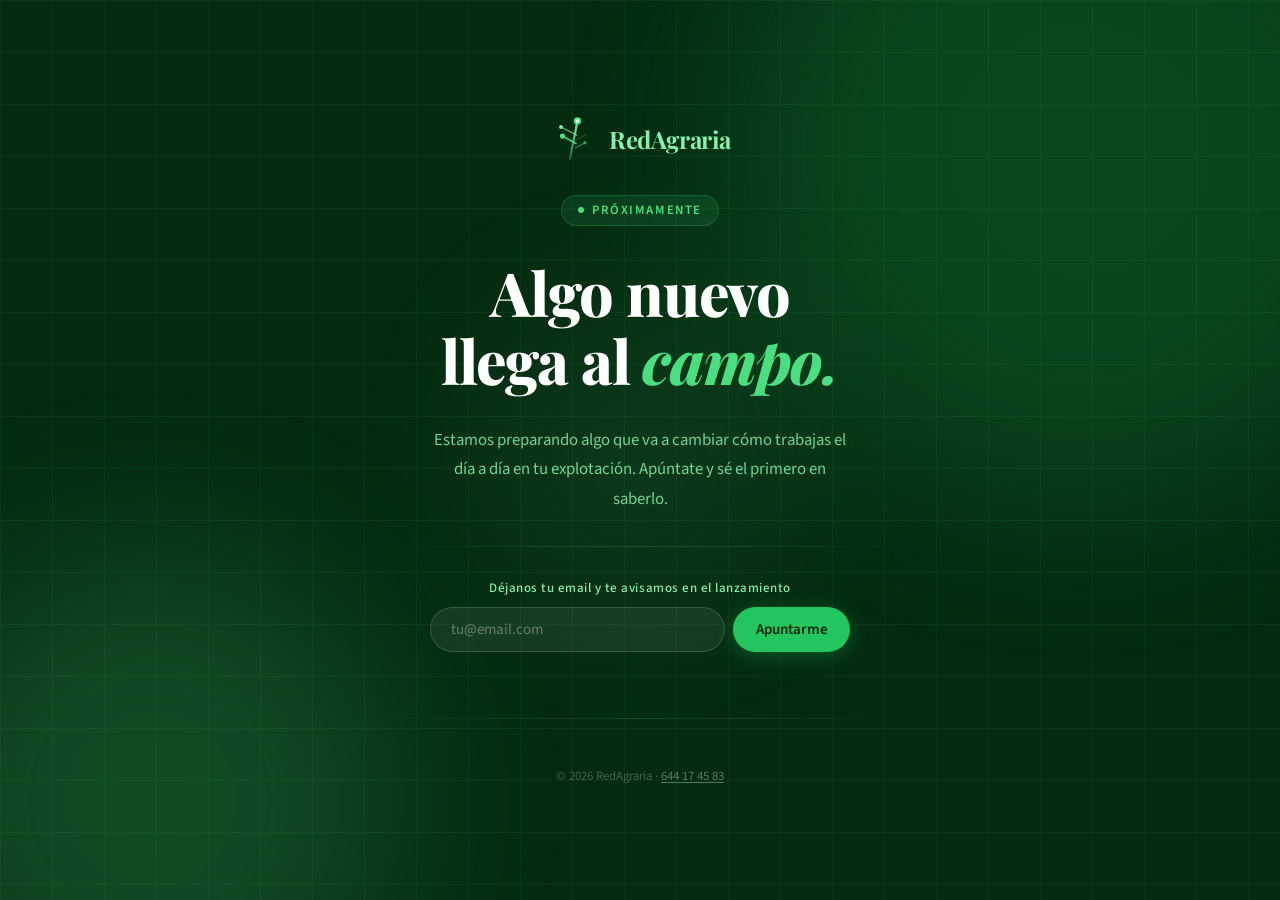
<file: coming-soon.html>
<!DOCTYPE html>
<html lang="es">
<head>
  <meta charset="UTF-8">
  <meta name="viewport" content="width=device-width, initial-scale=1.0">
  <meta name="description" content="RedAgraria — La plataforma agrícola que está a punto de llegar. Apúntate para ser el primero en saberlo.">
  <meta name="robots" content="noindex, nofollow">
  <meta property="og:title" content="RedAgraria — Próximamente">
  <meta property="og:description" content="Algo nuevo llega al campo español. Sé el primero en saberlo.">
  <meta property="og:type" content="website">
  <meta property="og:url" content="https://red-agraria.es">

  <title>RedAgraria — Próximamente</title>
  <link rel="icon" type="image/svg+xml" href="favicon.svg">
  <link rel="shortcut icon" href="favicon.svg" type="image/svg+xml">

  <link rel="preconnect" href="https://fonts.googleapis.com">
  <link rel="preconnect" href="https://fonts.gstatic.com" crossorigin>
  <link href="https://fonts.googleapis.com/css2?family=Playfair+Display:ital,wght@0,700;0,800;1,700&family=Source+Sans+3:wght@300;400;500&display=swap" rel="stylesheet">

  <style>
    /* ── TOKENS ───────────────────────────────────────── */
    :root {
      --g900: #042b10;
      --g800: #065f2e;
      --g700: #166534;
      --g600: #16a34a;
      --g500: #22c55e;
      --g400: #4ade80;
      --g300: #86efac;
      --g100: #dcfce7;
      --g50:  #f0fdf4;
      --gray: #6b7280;
      --white: #ffffff;
      --font-d: 'Playfair Display', Georgia, serif;
      --font-b: 'Source Sans 3', system-ui, sans-serif;
      --ease: .22s cubic-bezier(.4,0,.2,1);
    }

    /* ── RESET ────────────────────────────────────────── */
    *, *::before, *::after { box-sizing: border-box; margin: 0; padding: 0; }
    html { height: 100%; }
    body {
      font-family: var(--font-b);
      min-height: 100%;
      background: var(--g900);
      color: var(--white);
      display: flex;
      flex-direction: column;
      align-items: center;
      justify-content: center;
      padding: 2rem 1.5rem;
      overflow-x: hidden;
      position: relative;
    }

    /* ── FONDO ANIMADO ────────────────────────────────── */
    .bg {
      position: fixed;
      inset: 0;
      z-index: 0;
      overflow: hidden;
      pointer-events: none;
    }
    .bg__blob {
      position: absolute;
      border-radius: 50%;
      filter: blur(90px);
      opacity: .18;
      animation: drift 18s ease-in-out infinite alternate;
    }
    .bg__blob--1 {
      width: 700px; height: 700px;
      background: var(--g500);
      top: -200px; right: -150px;
      animation-duration: 22s;
    }
    .bg__blob--2 {
      width: 500px; height: 500px;
      background: var(--g400);
      bottom: -150px; left: -100px;
      animation-duration: 16s;
      animation-direction: alternate-reverse;
    }
    .bg__blob--3 {
      width: 300px; height: 300px;
      background: var(--g300);
      top: 50%; left: 50%;
      transform: translate(-50%, -50%);
      opacity: .08;
      animation-duration: 28s;
    }
    .bg__grid {
      position: absolute;
      inset: 0;
      background-image:
        linear-gradient(rgba(74,222,128,.06) 1px, transparent 1px),
        linear-gradient(90deg, rgba(74,222,128,.06) 1px, transparent 1px);
      background-size: 52px 52px;
    }
    @keyframes drift {
      from { transform: translate(0, 0) scale(1); }
      to   { transform: translate(30px, 20px) scale(1.08); }
    }

    /* ── CONTENIDO ────────────────────────────────────── */
    .content {
      position: relative;
      z-index: 1;
      max-width: 560px;
      width: 100%;
      text-align: center;
      display: flex;
      flex-direction: column;
      align-items: center;
      gap: 2rem;
    }

    /* Logo */
    .logo {
      display: flex;
      align-items: center;
      gap: .75rem;
      text-decoration: none;
    }
    .logo__icon {
      width: 48px; height: 48px;
    }
    .logo__text {
      font-family: var(--font-d);
      font-size: 1.5rem;
      font-weight: 700;
      color: var(--g300);
      letter-spacing: -.02em;
    }

    /* Eyebrow */
    .eyebrow {
      display: inline-flex;
      align-items: center;
      gap: .5rem;
      font-size: .8rem;
      font-weight: 600;
      letter-spacing: .12em;
      text-transform: uppercase;
      color: var(--g400);
      background: rgba(74,222,128,.1);
      border: 1px solid rgba(74,222,128,.2);
      padding: .35rem 1rem;
      border-radius: 50px;
    }
    .eyebrow__dot {
      width: 6px; height: 6px;
      background: var(--g400);
      border-radius: 50%;
      animation: pulse 2s ease-in-out infinite;
    }
    @keyframes pulse {
      0%, 100% { opacity: 1; transform: scale(1); }
      50% { opacity: .5; transform: scale(.8); }
    }

    /* Título */
    .title {
      font-family: var(--font-d);
      font-size: clamp(2.4rem, 6vw, 3.8rem);
      font-weight: 800;
      line-height: 1.12;
      letter-spacing: -.02em;
      color: var(--white);
    }
    .title em {
      font-style: italic;
      color: var(--g400);
    }

    /* Subtítulo */
    .subtitle {
      font-size: 1.05rem;
      color: var(--g300);
      line-height: 1.75;
      max-width: 420px;
      opacity: .85;
    }

    /* ── FORMULARIO ───────────────────────────────────── */
    .form-wrap {
      width: 100%;
      max-width: 420px;
    }
    .form-label {
      display: block;
      font-size: .8125rem;
      font-weight: 500;
      color: var(--g300);
      margin-bottom: .6rem;
      letter-spacing: .04em;
    }
    .form-row {
      display: flex;
      gap: .5rem;
    }
    .form-input {
      flex: 1;
      font-family: var(--font-b);
      font-size: .9375rem;
      background: rgba(255,255,255,.07);
      border: 1px solid rgba(255,255,255,.15);
      border-radius: 50px;
      padding: .7rem 1.25rem;
      color: var(--white);
      outline: none;
      transition: border-color var(--ease), box-shadow var(--ease);
    }
    .form-input::placeholder { color: rgba(255,255,255,.35); }
    .form-input:focus {
      border-color: var(--g400);
      box-shadow: 0 0 0 3px rgba(74,222,128,.15);
    }
    .form-btn {
      font-family: var(--font-b);
      font-size: .9375rem;
      font-weight: 600;
      background: var(--g500);
      color: var(--g900);
      border: none;
      border-radius: 50px;
      padding: .7rem 1.4rem;
      cursor: pointer;
      white-space: nowrap;
      transition: background var(--ease), transform var(--ease), box-shadow var(--ease);
      box-shadow: 0 4px 20px rgba(34,197,94,.3);
    }
    .form-btn:hover:not(:disabled) {
      background: var(--g400);
      transform: translateY(-1px);
      box-shadow: 0 6px 28px rgba(34,197,94,.4);
    }
    .form-btn:disabled {
      opacity: .6;
      cursor: not-allowed;
    }

    /* Mensajes de estado */
    .form-msg {
      margin-top: .75rem;
      font-size: .875rem;
      min-height: 1.4rem;
      transition: opacity var(--ease);
    }
    .form-msg--ok    { color: var(--g400); }
    .form-msg--error { color: #f87171; }
    .form-msg--dup   { color: var(--g300); }

    /* ── SEPARADOR ────────────────────────────────────── */
    .divider {
      width: 100%;
      height: 1px;
      background: linear-gradient(90deg, transparent, rgba(74,222,128,.2), transparent);
    }

    /* ── FOOTER MÍNIMO ────────────────────────────────── */
    .foot {
      font-size: .8rem;
      color: rgba(255,255,255,.25);
      margin-top: 1rem;
    }
    .foot a {
      color: rgba(255,255,255,.35);
      text-decoration: underline;
      text-underline-offset: 2px;
      transition: color var(--ease);
    }
    .foot a:hover { color: var(--g400); }
  </style>
</head>
<body>

  <div class="bg" aria-hidden="true">
    <div class="bg__grid"></div>
    <div class="bg__blob bg__blob--1"></div>
    <div class="bg__blob bg__blob--2"></div>
    <div class="bg__blob bg__blob--3"></div>
  </div>

  <main class="content" role="main">

    <!-- Logo -->
    <div class="logo" aria-label="RedAgraria">
      <svg class="logo__icon" viewBox="0 0 64 64" xmlns="http://www.w3.org/2000/svg" aria-hidden="true">
        <defs>
          <linearGradient id="ls" x1="0.5" y1="1" x2="0.5" y2="0">
            <stop offset="0%" stop-color="#166534"/>
            <stop offset="100%" stop-color="#86efac"/>
          </linearGradient>
        </defs>
        <line x1="28" y1="58" x2="38" y2="8"  stroke="url(#ls)" stroke-width="3" stroke-linecap="round"/>
        <line x1="36" y1="38" x2="18" y2="28" stroke="#4ade80" stroke-width="2.2" stroke-linecap="round" opacity="0.9"/>
        <line x1="37" y1="27" x2="16" y2="16" stroke="#86efac" stroke-width="1.7" stroke-linecap="round" opacity="0.7"/>
        <line x1="35" y1="44" x2="48" y2="37" stroke="#4ade80" stroke-width="1.6" stroke-linecap="round" opacity="0.55"/>
        <line x1="36.5" y1="33" x2="50" y2="26" stroke="#4ade80" stroke-width="1.2" stroke-linecap="round" opacity="0.35"/>
        <circle cx="18" cy="28" r="3.5" fill="#4ade80"/>
        <circle cx="16" cy="16" r="2.6" fill="#86efac"/>
        <circle cx="48" cy="37" r="2.2" fill="#4ade80" opacity="0.55"/>
        <circle cx="38" cy="8"  r="5"   fill="#4ade80"/>
        <circle cx="38" cy="8"  r="2.5" fill="#ffffff" opacity="0.85"/>
      </svg>
      <span class="logo__text">RedAgraria</span>
    </div>

    <!-- Eyebrow -->
    <span class="eyebrow">
      <span class="eyebrow__dot" aria-hidden="true"></span>
      Próximamente
    </span>

    <!-- Título -->
    <h1 class="title">
      Algo nuevo<br>llega al <em>campo.</em>
    </h1>

    <!-- Subtítulo -->
    <p class="subtitle">
      Estamos preparando algo que va a cambiar cómo trabajas el día a día en tu explotación. Apúntate y sé el primero en saberlo.
    </p>

    <div class="divider" aria-hidden="true"></div>

    <!-- Formulario -->
    <div class="form-wrap">
      <label class="form-label" for="email-input">
        Déjanos tu email y te avisamos en el lanzamiento
      </label>
      <div class="form-row">
        <input
          type="email"
          id="email-input"
          class="form-input"
          placeholder="tu@email.com"
          autocomplete="email"
          aria-label="Tu dirección de email"
          required
        >
        <button class="form-btn" id="form-btn" type="button">
          Apuntarme
        </button>
      </div>
      <p class="form-msg" id="form-msg" aria-live="polite" role="status"></p>
    </div>

    <div class="divider" aria-hidden="true"></div>

    <!-- Footer mínimo -->
    <p class="foot">
      © <span id="year"></span> RedAgraria ·
      <a href="tel:+34644174583">644 17 45 83</a>
    </p>

  </main>

  <script>
    // ── Año dinámico ────────────────────────────────────
    document.getElementById('year').textContent = new Date().getFullYear();

    // ── Config Supabase ─────────────────────────────────
    const SUPA_URL = 'https://dqtjkdnbbhkpdoznmijv.supabase.co';
    const SUPA_KEY = 'eyJhbGciOiJIUzI1NiIsInR5cCI6IkpXVCJ9.eyJpc3MiOiJzdXBhYmFzZSIsInJlZiI6ImRxdGprZG5iYmhrcGRvem5taWp2Iiwicm9sZSI6ImFub24iLCJpYXQiOjE3NzY4MDIxNjgsImV4cCI6MjA5MjM3ODE2OH0.pKE9MWzxNH7n7IGzP5-UsWJ4HHKlxaR5fgLiDS7JthU';

    // ── Guardar email ───────────────────────────────────
    const input  = document.getElementById('email-input');
    const btn    = document.getElementById('form-btn');
    const msgEl  = document.getElementById('form-msg');

    function setMsg(text, type) {
      msgEl.textContent = text;
      msgEl.className   = `form-msg form-msg--${type}`;
    }

    function validarEmail(email) {
      return /^[^\s@]+@[^\s@]+\.[^\s@]+$/.test(email);
    }

    btn.addEventListener('click', async () => {
      const email = input.value.trim();

      if (!validarEmail(email)) {
        setMsg('Introduce un email válido.', 'error');
        input.focus();
        return;
      }

      btn.disabled = true;
      btn.textContent = 'Guardando...';
      setMsg('', '');

      try {
        const res = await fetch(`${SUPA_URL}/rest/v1/lista_espera`, {
          method: 'POST',
          headers: {
            'Content-Type': 'application/json',
            'apikey': SUPA_KEY,
            'Authorization': `Bearer ${SUPA_KEY}`,
            'Prefer': 'return=minimal'
          },
          body: JSON.stringify({ email, origen: 'web_coming_soon' })
        });

        if (res.status === 201) {
          setMsg('✅ ¡Apuntado! Te avisaremos en el lanzamiento.', 'ok');
          input.value = '';
          btn.textContent = '¡Listo!';
        } else if (res.status === 409) {
          // Email duplicado (UNIQUE constraint)
          setMsg('Ya estás en la lista. ¡Pronto tendrás noticias!', 'dup');
          btn.disabled = false;
          btn.textContent = 'Apuntarme';
        } else {
          throw new Error(`HTTP ${res.status}`);
        }
      } catch (err) {
        console.error('Error guardando email:', err);
        setMsg('Algo ha fallado. Inténtalo de nuevo o escríbenos.', 'error');
        btn.disabled = false;
        btn.textContent = 'Apuntarme';
      }
    });

    // Enviar con Enter
    input.addEventListener('keydown', e => {
      if (e.key === 'Enter') btn.click();
    });
  </script>

</body>
</html>
</file>
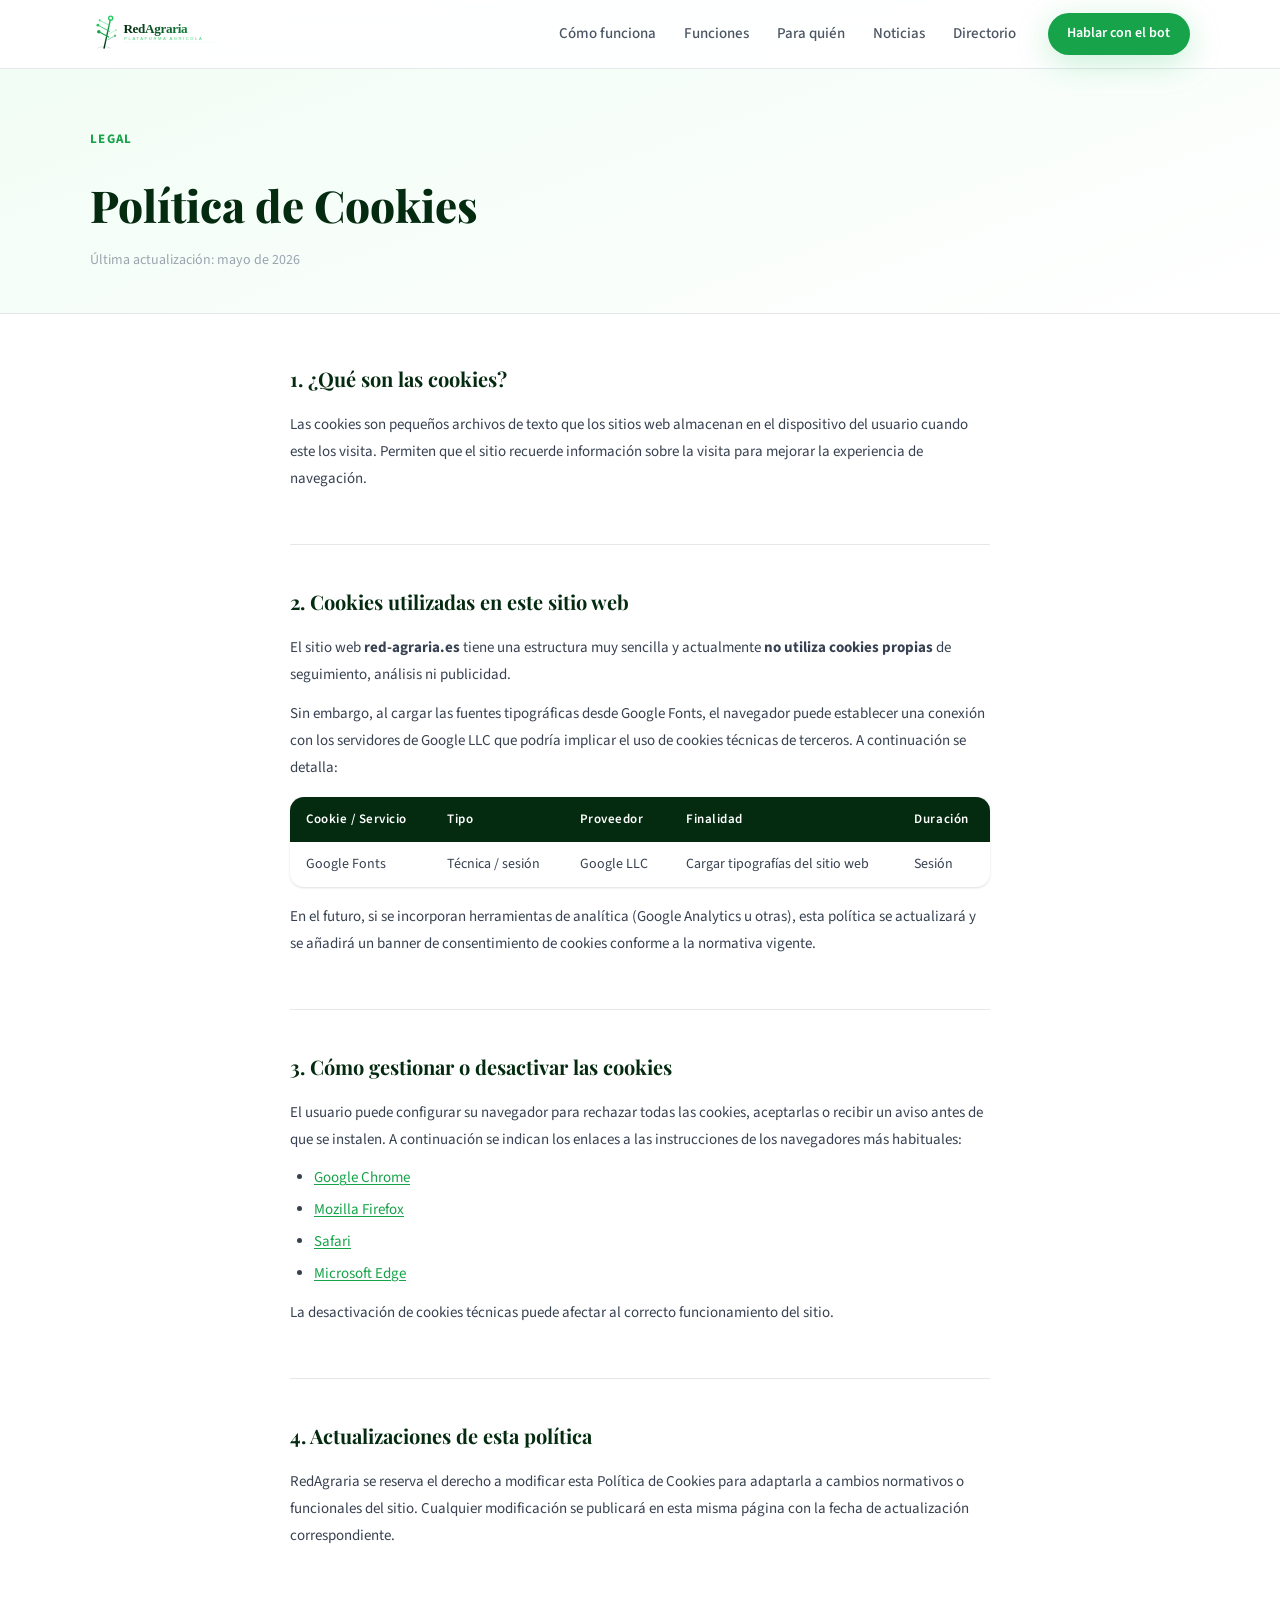
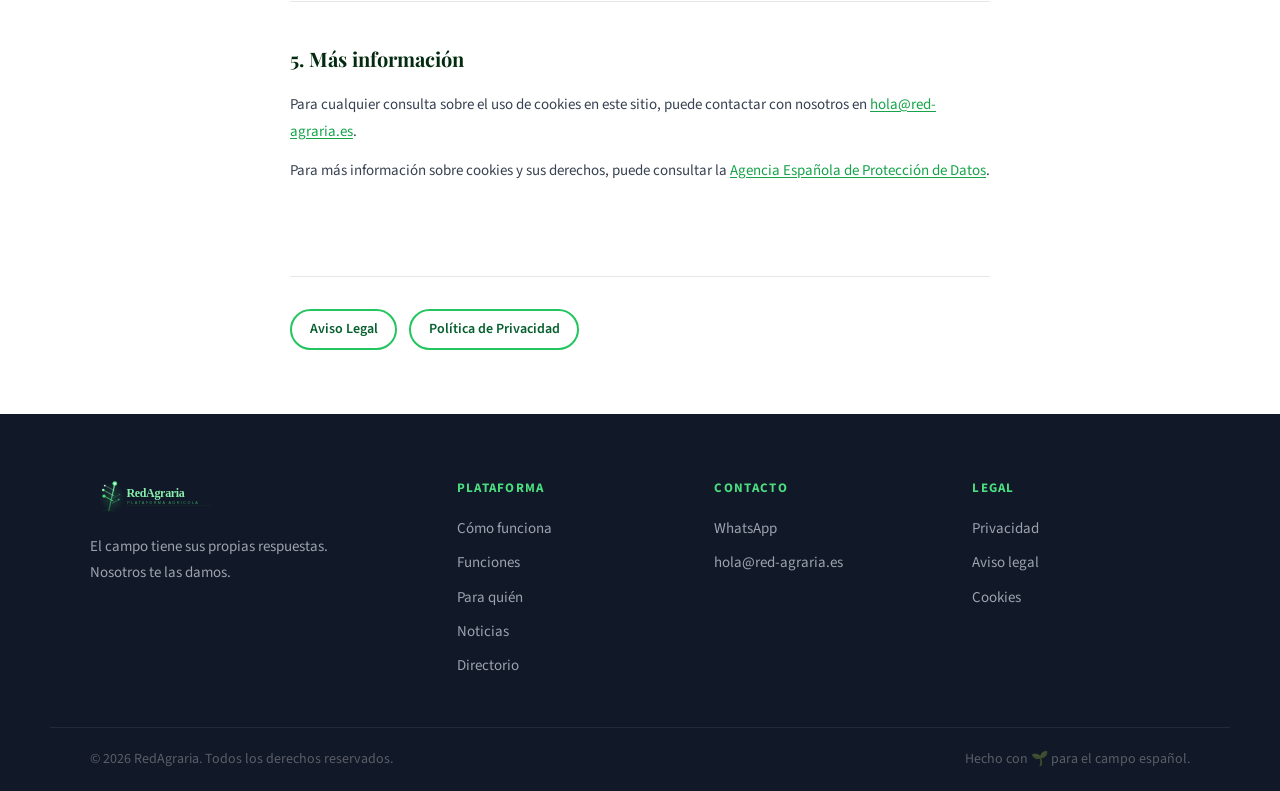
<file: cookies.html>
<!DOCTYPE html>
<html lang="es">
<head>
  <meta charset="UTF-8">
  <meta name="viewport" content="width=device-width, initial-scale=1.0">
  <meta name="robots" content="noindex">
  <meta name="description" content="Política de cookies de RedAgraria: uso de cookies técnicas y enlaces a la configuración de los principales navegadores.">
  <meta name="theme-color" content="#042b10">
  <link rel="canonical" href="https://red-agraria.es/cookies.html">
  <title>Política de Cookies — RedAgraria</title>

  <link rel="icon" type="image/svg+xml" href="favicon.svg">
  <link rel="shortcut icon" href="favicon.svg" type="image/svg+xml">

  <link rel="preconnect" href="https://fonts.googleapis.com">
  <link rel="preconnect" href="https://fonts.gstatic.com" crossorigin>
  <link href="https://fonts.googleapis.com/css2?family=Playfair+Display:wght@700;800&family=Source+Sans+3:wght@300;400;500;600&display=swap" rel="stylesheet">

  <link rel="stylesheet" href="assets/css/main.css">
  <link rel="stylesheet" href="assets/css/navbar-fix.css">
  <link rel="stylesheet" href="assets/css/legal.css">
</head>
<body>
  <a class="skip-link" href="#main-content">Ir al contenido</a>

  <!-- NAVBAR -->
  <header class="navbar" id="navbar">
    <div class="container navbar__inner">
      <a href="index.html" class="navbar__logo" aria-label="Inicio RedAgraria">
        <img src="assets/img/logo.svg" alt="RedAgraria" width="160" height="48" decoding="async" fetchpriority="high">
      </a>
      <nav class="navbar__links" aria-label="Navegación principal">
        <a href="index.html#como-funciona">Cómo funciona</a>
        <a href="index.html#funciones">Funciones</a>
        <a href="index.html#para-quien">Para quién</a>
        <a href="blog.html">Noticias</a>
        <a href="directorio.html">Directorio</a>
      </nav>
      <a href="https://wa.me/34644174583" class="btn btn--primary btn--sm js-redagraria-wa" target="_blank" rel="noopener noreferrer">
        Hablar con el bot
      </a>
      <button class="navbar__burger" aria-label="Abrir menú" aria-expanded="false" aria-controls="mobile-menu">
        <span></span><span></span><span></span>
      </button>
    </div>
    <div class="navbar__mobile" id="mobile-menu" hidden aria-hidden="true">
      <a href="index.html#como-funciona">Cómo funciona</a>
      <a href="index.html#funciones">Funciones</a>
      <a href="index.html#para-quien">Para quién</a>
      <a href="blog.html">Noticias</a>
      <a href="directorio.html">Directorio</a>
      <a href="https://wa.me/34644174583" class="btn btn--primary js-redagraria-wa" target="_blank" rel="noopener noreferrer">Hablar con el bot</a>
    </div>
  </header>

  <main id="main-content" tabindex="-1">
    <div class="legal-header">
      <div class="container">
        <p class="section__eyebrow">Legal</p>
        <h1 class="legal-header__title">Política de Cookies</h1>
        <p class="legal-header__meta">Última actualización: mayo de 2026</p>
      </div>
    </div>

    <div class="container legal-body">

      <section class="legal-section">
        <h2>1. ¿Qué son las cookies?</h2>
        <p>Las cookies son pequeños archivos de texto que los sitios web almacenan en el dispositivo del usuario cuando este los visita. Permiten que el sitio recuerde información sobre la visita para mejorar la experiencia de navegación.</p>
      </section>

      <section class="legal-section">
        <h2>2. Cookies utilizadas en este sitio web</h2>
        <p>El sitio web <strong>red-agraria.es</strong> tiene una estructura muy sencilla y actualmente <strong>no utiliza cookies propias</strong> de seguimiento, análisis ni publicidad.</p>
        <p>Sin embargo, al cargar las fuentes tipográficas desde Google Fonts, el navegador puede establecer una conexión con los servidores de Google LLC que podría implicar el uso de cookies técnicas de terceros. A continuación se detalla:</p>

        <table class="legal-table">
          <thead>
            <tr>
              <th>Cookie / Servicio</th>
              <th>Tipo</th>
              <th>Proveedor</th>
              <th>Finalidad</th>
              <th>Duración</th>
            </tr>
          </thead>
          <tbody>
            <tr>
              <td>Google Fonts</td>
              <td>Técnica / sesión</td>
              <td>Google LLC</td>
              <td>Cargar tipografías del sitio web</td>
              <td>Sesión</td>
            </tr>
          </tbody>
        </table>

        <p>En el futuro, si se incorporan herramientas de analítica (Google Analytics u otras), esta política se actualizará y se añadirá un banner de consentimiento de cookies conforme a la normativa vigente.</p>
      </section>

      <section class="legal-section">
        <h2>3. Cómo gestionar o desactivar las cookies</h2>
        <p>El usuario puede configurar su navegador para rechazar todas las cookies, aceptarlas o recibir un aviso antes de que se instalen. A continuación se indican los enlaces a las instrucciones de los navegadores más habituales:</p>
        <ul>
          <li><a href="https://support.google.com/chrome/answer/95647" target="_blank" rel="noopener noreferrer">Google Chrome</a></li>
          <li><a href="https://support.mozilla.org/es/kb/habilitar-y-deshabilitar-cookies-sitios-web-rastrear-preferencias" target="_blank" rel="noopener noreferrer">Mozilla Firefox</a></li>
          <li><a href="https://support.apple.com/es-es/guide/safari/sfri11471/mac" target="_blank" rel="noopener noreferrer">Safari</a></li>
          <li><a href="https://support.microsoft.com/es-es/windows/eliminar-y-administrar-cookies-168dab11-0753-043d-7c16-ede5947fc64d" target="_blank" rel="noopener noreferrer">Microsoft Edge</a></li>
        </ul>
        <p>La desactivación de cookies técnicas puede afectar al correcto funcionamiento del sitio.</p>
      </section>

      <section class="legal-section">
        <h2>4. Actualizaciones de esta política</h2>
        <p>RedAgraria se reserva el derecho a modificar esta Política de Cookies para adaptarla a cambios normativos o funcionales del sitio. Cualquier modificación se publicará en esta misma página con la fecha de actualización correspondiente.</p>
      </section>

      <section class="legal-section">
        <h2>5. Más información</h2>
        <p>Para cualquier consulta sobre el uso de cookies en este sitio, puede contactar con nosotros en <a href="mailto:hola@red-agraria.es">hola@red-agraria.es</a>.</p>
        <p>Para más información sobre cookies y sus derechos, puede consultar la <a href="https://www.aepd.es" target="_blank" rel="noopener noreferrer">Agencia Española de Protección de Datos</a>.</p>
      </section>

      <div class="legal-nav">
        <a href="aviso-legal.html" class="btn btn--ghost btn--sm">Aviso Legal</a>
        <a href="privacidad.html" class="btn btn--ghost btn--sm">Política de Privacidad</a>
      </div>

    </div>
  </main>

  <!-- FOOTER -->
  <footer class="footer" role="contentinfo">
    <div class="container footer__inner">
      <div class="footer__brand">
        <img src="assets/img/logo-dark.svg" alt="RedAgraria" width="132" height="40" loading="lazy" decoding="async">
        <p class="footer__tagline">El campo tiene sus propias respuestas.<br>Nosotros te las damos.</p>
      </div>
      <nav class="footer__nav" aria-label="Navegación footer">
        <div class="footer__col">
          <h4>Plataforma</h4>
          <a href="index.html#como-funciona">Cómo funciona</a>
          <a href="index.html#funciones">Funciones</a>
          <a href="index.html#para-quien">Para quién</a>
          <a href="blog.html">Noticias</a>
          <a href="directorio.html">Directorio</a>
        </div>
        <div class="footer__col">
          <h4>Contacto</h4>
          <a href="https://wa.me/34644174583" class="js-redagraria-wa" target="_blank" rel="noopener noreferrer">WhatsApp</a>
          <a href="mailto:hola@red-agraria.es">hola@red-agraria.es</a>
        </div>
        <div class="footer__col">
          <h4>Legal</h4>
          <a href="privacidad.html">Privacidad</a>
          <a href="aviso-legal.html">Aviso legal</a>
          <a href="cookies.html" aria-current="page">Cookies</a>
        </div>
      </nav>
    </div>
    <div class="footer__bottom">
      <div class="container">
        <p>© <span id="year"></span> RedAgraria. Todos los derechos reservados.</p>
        <p>Hecho con 🌱 para el campo español.</p>
      </div>
    </div>
  </footer>

  <script src="assets/js/site-config.js"></script>
  <script src="assets/js/main.js"></script>
</body>
</html>
</file>
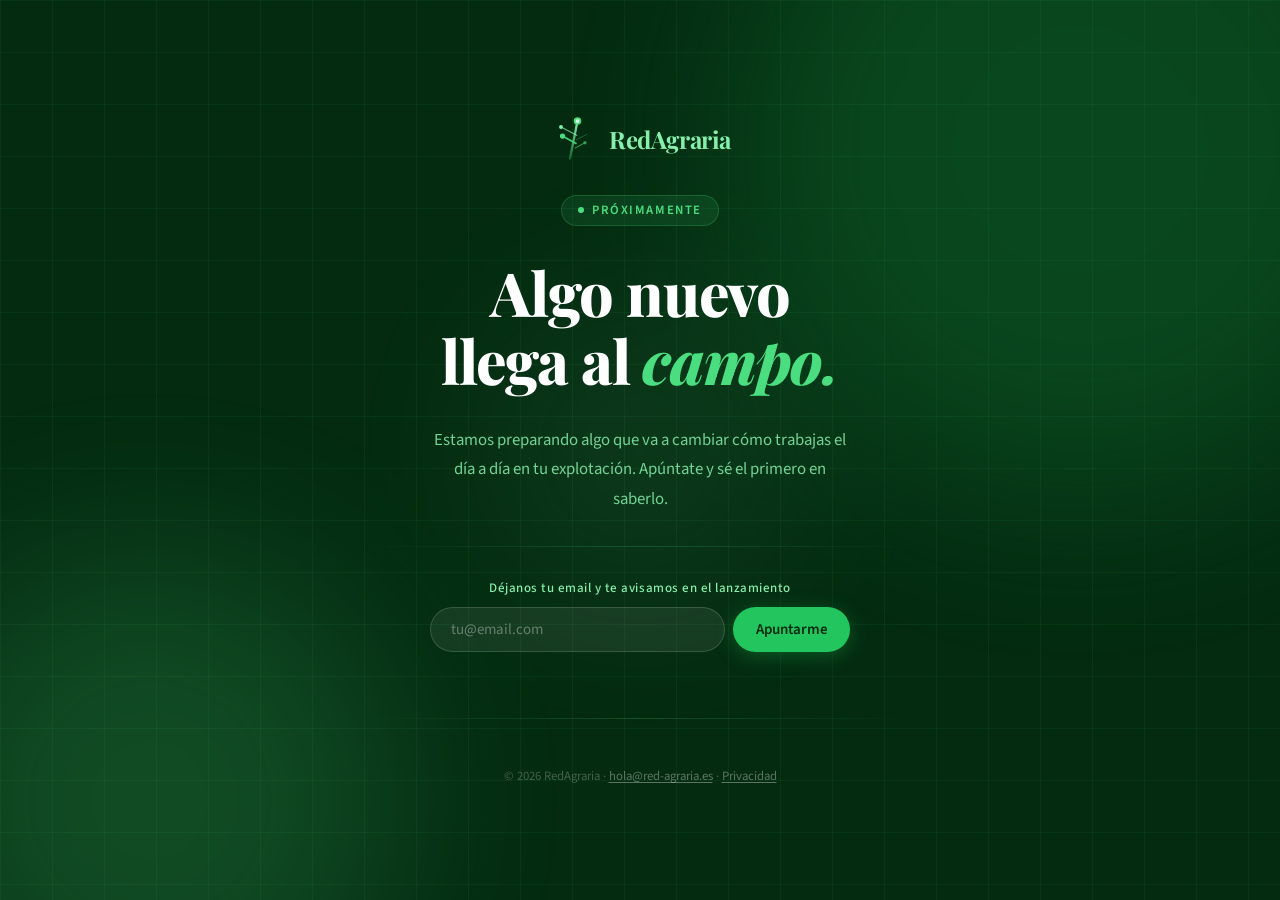
<file: index-dev.html>
<!DOCTYPE html>
<html lang="es">
<head>
  <meta charset="UTF-8">
  <meta name="viewport" content="width=device-width, initial-scale=1.0">
  <meta name="description" content="RedAgraria — La plataforma agrícola que está a punto de llegar. Apúntate para ser el primero en saberlo.">
  <meta name="robots" content="noindex, nofollow">
  <meta property="og:title" content="RedAgraria — Próximamente">
  <meta property="og:description" content="Algo nuevo llega al campo español. Sé el primero en saberlo.">
  <meta property="og:type" content="website">
  <meta property="og:url" content="https://red-agraria.es">

  <title>RedAgraria — Próximamente</title>
  <link rel="icon" type="image/svg+xml" href="favicon.svg">
  <link rel="shortcut icon" href="favicon.svg" type="image/svg+xml">

  <link rel="preconnect" href="https://fonts.googleapis.com">
  <link rel="preconnect" href="https://fonts.gstatic.com" crossorigin>
  <link href="https://fonts.googleapis.com/css2?family=Playfair+Display:ital,wght@0,700;0,800;1,700&family=Source+Sans+3:wght@300;400;500&display=swap" rel="stylesheet">

  <style>
    /* ── TOKENS ───────────────────────────────────────── */
    :root {
      --g900: #042b10;
      --g800: #065f2e;
      --g700: #166534;
      --g600: #16a34a;
      --g500: #22c55e;
      --g400: #4ade80;
      --g300: #86efac;
      --g100: #dcfce7;
      --g50:  #f0fdf4;
      --gray: #6b7280;
      --white: #ffffff;
      --font-d: 'Playfair Display', Georgia, serif;
      --font-b: 'Source Sans 3', system-ui, sans-serif;
      --ease: .22s cubic-bezier(.4,0,.2,1);
    }

    /* ── RESET ────────────────────────────────────────── */
    *, *::before, *::after { box-sizing: border-box; margin: 0; padding: 0; }
    html { height: 100%; }
    body {
      font-family: var(--font-b);
      min-height: 100%;
      background: var(--g900);
      color: var(--white);
      display: flex;
      flex-direction: column;
      align-items: center;
      justify-content: center;
      padding: 2rem 1.5rem;
      overflow-x: hidden;
      position: relative;
    }

    /* ── FONDO ANIMADO ────────────────────────────────── */
    .bg {
      position: fixed;
      inset: 0;
      z-index: 0;
      overflow: hidden;
      pointer-events: none;
    }
    .bg__blob {
      position: absolute;
      border-radius: 50%;
      filter: blur(90px);
      opacity: .18;
      animation: drift 18s ease-in-out infinite alternate;
    }
    .bg__blob--1 {
      width: 700px; height: 700px;
      background: var(--g500);
      top: -200px; right: -150px;
      animation-duration: 22s;
    }
    .bg__blob--2 {
      width: 500px; height: 500px;
      background: var(--g400);
      bottom: -150px; left: -100px;
      animation-duration: 16s;
      animation-direction: alternate-reverse;
    }
    .bg__blob--3 {
      width: 300px; height: 300px;
      background: var(--g300);
      top: 50%; left: 50%;
      transform: translate(-50%, -50%);
      opacity: .08;
      animation-duration: 28s;
    }
    .bg__grid {
      position: absolute;
      inset: 0;
      background-image:
        linear-gradient(rgba(74,222,128,.06) 1px, transparent 1px),
        linear-gradient(90deg, rgba(74,222,128,.06) 1px, transparent 1px);
      background-size: 52px 52px;
    }
    @keyframes drift {
      from { transform: translate(0, 0) scale(1); }
      to   { transform: translate(30px, 20px) scale(1.08); }
    }

    /* ── CONTENIDO ────────────────────────────────────── */
    .content {
      position: relative;
      z-index: 1;
      max-width: 560px;
      width: 100%;
      text-align: center;
      display: flex;
      flex-direction: column;
      align-items: center;
      gap: 2rem;
    }

    /* Logo */
    .logo {
      display: flex;
      align-items: center;
      gap: .75rem;
      text-decoration: none;
    }
    .logo__icon {
      width: 48px; height: 48px;
    }
    .logo__text {
      font-family: var(--font-d);
      font-size: 1.5rem;
      font-weight: 700;
      color: var(--g300);
      letter-spacing: -.02em;
    }

    /* Eyebrow */
    .eyebrow {
      display: inline-flex;
      align-items: center;
      gap: .5rem;
      font-size: .8rem;
      font-weight: 600;
      letter-spacing: .12em;
      text-transform: uppercase;
      color: var(--g400);
      background: rgba(74,222,128,.1);
      border: 1px solid rgba(74,222,128,.2);
      padding: .35rem 1rem;
      border-radius: 50px;
    }
    .eyebrow__dot {
      width: 6px; height: 6px;
      background: var(--g400);
      border-radius: 50%;
      animation: pulse 2s ease-in-out infinite;
    }
    @keyframes pulse {
      0%, 100% { opacity: 1; transform: scale(1); }
      50% { opacity: .5; transform: scale(.8); }
    }

    /* Título */
    .title {
      font-family: var(--font-d);
      font-size: clamp(2.4rem, 6vw, 3.8rem);
      font-weight: 800;
      line-height: 1.12;
      letter-spacing: -.02em;
      color: var(--white);
    }
    .title em {
      font-style: italic;
      color: var(--g400);
    }

    /* Subtítulo */
    .subtitle {
      font-size: 1.05rem;
      color: var(--g300);
      line-height: 1.75;
      max-width: 420px;
      opacity: .85;
    }

    /* ── FORMULARIO ───────────────────────────────────── */
    .form-wrap {
      width: 100%;
      max-width: 420px;
    }
    .form-label {
      display: block;
      font-size: .8125rem;
      font-weight: 500;
      color: var(--g300);
      margin-bottom: .6rem;
      letter-spacing: .04em;
    }
    .form-row {
      display: flex;
      gap: .5rem;
    }
    .form-input {
      flex: 1;
      font-family: var(--font-b);
      font-size: .9375rem;
      background: rgba(255,255,255,.07);
      border: 1px solid rgba(255,255,255,.15);
      border-radius: 50px;
      padding: .7rem 1.25rem;
      color: var(--white);
      outline: none;
      transition: border-color var(--ease), box-shadow var(--ease);
    }
    .form-input::placeholder { color: rgba(255,255,255,.35); }
    .form-input:focus {
      border-color: var(--g400);
      box-shadow: 0 0 0 3px rgba(74,222,128,.15);
    }
    .form-btn {
      font-family: var(--font-b);
      font-size: .9375rem;
      font-weight: 600;
      background: var(--g500);
      color: var(--g900);
      border: none;
      border-radius: 50px;
      padding: .7rem 1.4rem;
      cursor: pointer;
      white-space: nowrap;
      transition: background var(--ease), transform var(--ease), box-shadow var(--ease);
      box-shadow: 0 4px 20px rgba(34,197,94,.3);
    }
    .form-btn:hover:not(:disabled) {
      background: var(--g400);
      transform: translateY(-1px);
      box-shadow: 0 6px 28px rgba(34,197,94,.4);
    }
    .form-btn:disabled {
      opacity: .6;
      cursor: not-allowed;
    }

    /* Mensajes de estado */
    .form-msg {
      margin-top: .75rem;
      font-size: .875rem;
      min-height: 1.4rem;
      transition: opacity var(--ease);
    }
    .form-msg--ok    { color: var(--g400); }
    .form-msg--error { color: #f87171; }
    .form-msg--dup   { color: var(--g300); }

    /* ── SEPARADOR ────────────────────────────────────── */
    .divider {
      width: 100%;
      height: 1px;
      background: linear-gradient(90deg, transparent, rgba(74,222,128,.2), transparent);
    }

    /* ── FOOTER MÍNIMO ────────────────────────────────── */
    .foot {
      font-size: .8rem;
      color: rgba(255,255,255,.25);
      margin-top: 1rem;
    }
    .foot a {
      color: rgba(255,255,255,.35);
      text-decoration: underline;
      text-underline-offset: 2px;
      transition: color var(--ease);
    }
    .foot a:hover { color: var(--g400); }
  </style>
</head>
<body>

  <div class="bg" aria-hidden="true">
    <div class="bg__grid"></div>
    <div class="bg__blob bg__blob--1"></div>
    <div class="bg__blob bg__blob--2"></div>
    <div class="bg__blob bg__blob--3"></div>
  </div>

  <main class="content" role="main">

    <!-- Logo -->
    <div class="logo" aria-label="RedAgraria">
      <svg class="logo__icon" viewBox="0 0 64 64" xmlns="http://www.w3.org/2000/svg" aria-hidden="true">
        <defs>
          <linearGradient id="ls" x1="0.5" y1="1" x2="0.5" y2="0">
            <stop offset="0%" stop-color="#166534"/>
            <stop offset="100%" stop-color="#86efac"/>
          </linearGradient>
        </defs>
        <line x1="28" y1="58" x2="38" y2="8"  stroke="url(#ls)" stroke-width="3" stroke-linecap="round"/>
        <line x1="36" y1="38" x2="18" y2="28" stroke="#4ade80" stroke-width="2.2" stroke-linecap="round" opacity="0.9"/>
        <line x1="37" y1="27" x2="16" y2="16" stroke="#86efac" stroke-width="1.7" stroke-linecap="round" opacity="0.7"/>
        <line x1="35" y1="44" x2="48" y2="37" stroke="#4ade80" stroke-width="1.6" stroke-linecap="round" opacity="0.55"/>
        <line x1="36.5" y1="33" x2="50" y2="26" stroke="#4ade80" stroke-width="1.2" stroke-linecap="round" opacity="0.35"/>
        <circle cx="18" cy="28" r="3.5" fill="#4ade80"/>
        <circle cx="16" cy="16" r="2.6" fill="#86efac"/>
        <circle cx="48" cy="37" r="2.2" fill="#4ade80" opacity="0.55"/>
        <circle cx="38" cy="8"  r="5"   fill="#4ade80"/>
        <circle cx="38" cy="8"  r="2.5" fill="#ffffff" opacity="0.85"/>
      </svg>
      <span class="logo__text">RedAgraria</span>
    </div>

    <!-- Eyebrow -->
    <span class="eyebrow">
      <span class="eyebrow__dot" aria-hidden="true"></span>
      Próximamente
    </span>

    <!-- Título -->
    <h1 class="title">
      Algo nuevo<br>llega al <em>campo.</em>
    </h1>

    <!-- Subtítulo -->
    <p class="subtitle">
      Estamos preparando algo que va a cambiar cómo trabajas el día a día en tu explotación. Apúntate y sé el primero en saberlo.
    </p>

    <div class="divider" aria-hidden="true"></div>

    <!-- Formulario -->
    <div class="form-wrap">
      <label class="form-label" for="email-input">
        Déjanos tu email y te avisamos en el lanzamiento
      </label>
      <div class="form-row">
        <input
          type="email"
          id="email-input"
          class="form-input"
          placeholder="tu@email.com"
          autocomplete="email"
          aria-label="Tu dirección de email"
          required
        >
        <button class="form-btn" id="form-btn" type="button">
          Apuntarme
        </button>
      </div>
      <p class="form-msg" id="form-msg" aria-live="polite" role="status"></p>
    </div>

    <div class="divider" aria-hidden="true"></div>

    <!-- Footer mínimo -->
    <p class="foot">
      © <span id="year"></span> RedAgraria ·
      <a href="mailto:hola@red-agraria.es">hola@red-agraria.es</a> ·
      <a href="privacidad.html">Privacidad</a>
    </p>

  </main>

  <script>
    // ── Año dinámico ────────────────────────────────────
    document.getElementById('year').textContent = new Date().getFullYear();

    // ── Config Supabase ─────────────────────────────────
    const SUPA_URL = 'https://dqtjkdnbbhkpdoznmijv.supabase.co';
    const SUPA_KEY = 'sb_publishable_xHwb6HlpJe-rRYFiKJWdqg_7u_HUwXN';

    // ── Guardar email ───────────────────────────────────
    const input  = document.getElementById('email-input');
    const btn    = document.getElementById('form-btn');
    const msgEl  = document.getElementById('form-msg');

    function setMsg(text, type) {
      msgEl.textContent = text;
      msgEl.className   = `form-msg form-msg--${type}`;
    }

    function validarEmail(email) {
      return /^[^\s@]+@[^\s@]+\.[^\s@]+$/.test(email);
    }

    btn.addEventListener('click', async () => {
      const email = input.value.trim();

      if (!validarEmail(email)) {
        setMsg('Introduce un email válido.', 'error');
        input.focus();
        return;
      }

      btn.disabled = true;
      btn.textContent = 'Guardando...';
      setMsg('', '');

      try {
        const res = await fetch(`${SUPA_URL}/rest/v1/lista_espera`, {
          method: 'POST',
          headers: {
            'Content-Type': 'application/json',
            'apikey': SUPA_KEY,
            'Authorization': `Bearer ${SUPA_KEY}`,
            'Prefer': 'return=minimal'
          },
          body: JSON.stringify({ email, origen: 'web_coming_soon' })
        });

        if (res.status === 201) {
          setMsg('✅ ¡Apuntado! Te avisaremos en el lanzamiento.', 'ok');
          input.value = '';
          btn.textContent = '¡Listo!';
        } else if (res.status === 409) {
          // Email duplicado (UNIQUE constraint)
          setMsg('Ya estás en la lista. ¡Pronto tendrás noticias!', 'dup');
          btn.disabled = false;
          btn.textContent = 'Apuntarme';
        } else {
          throw new Error(`HTTP ${res.status}`);
        }
      } catch (err) {
        console.error('Error guardando email:', err);
        setMsg('Algo ha fallado. Inténtalo de nuevo o escríbenos.', 'error');
        btn.disabled = false;
        btn.textContent = 'Apuntarme';
      }
    });

    // Enviar con Enter
    input.addEventListener('keydown', e => {
      if (e.key === 'Enter') btn.click();
    });
  </script>

</body>
</html>
</file>
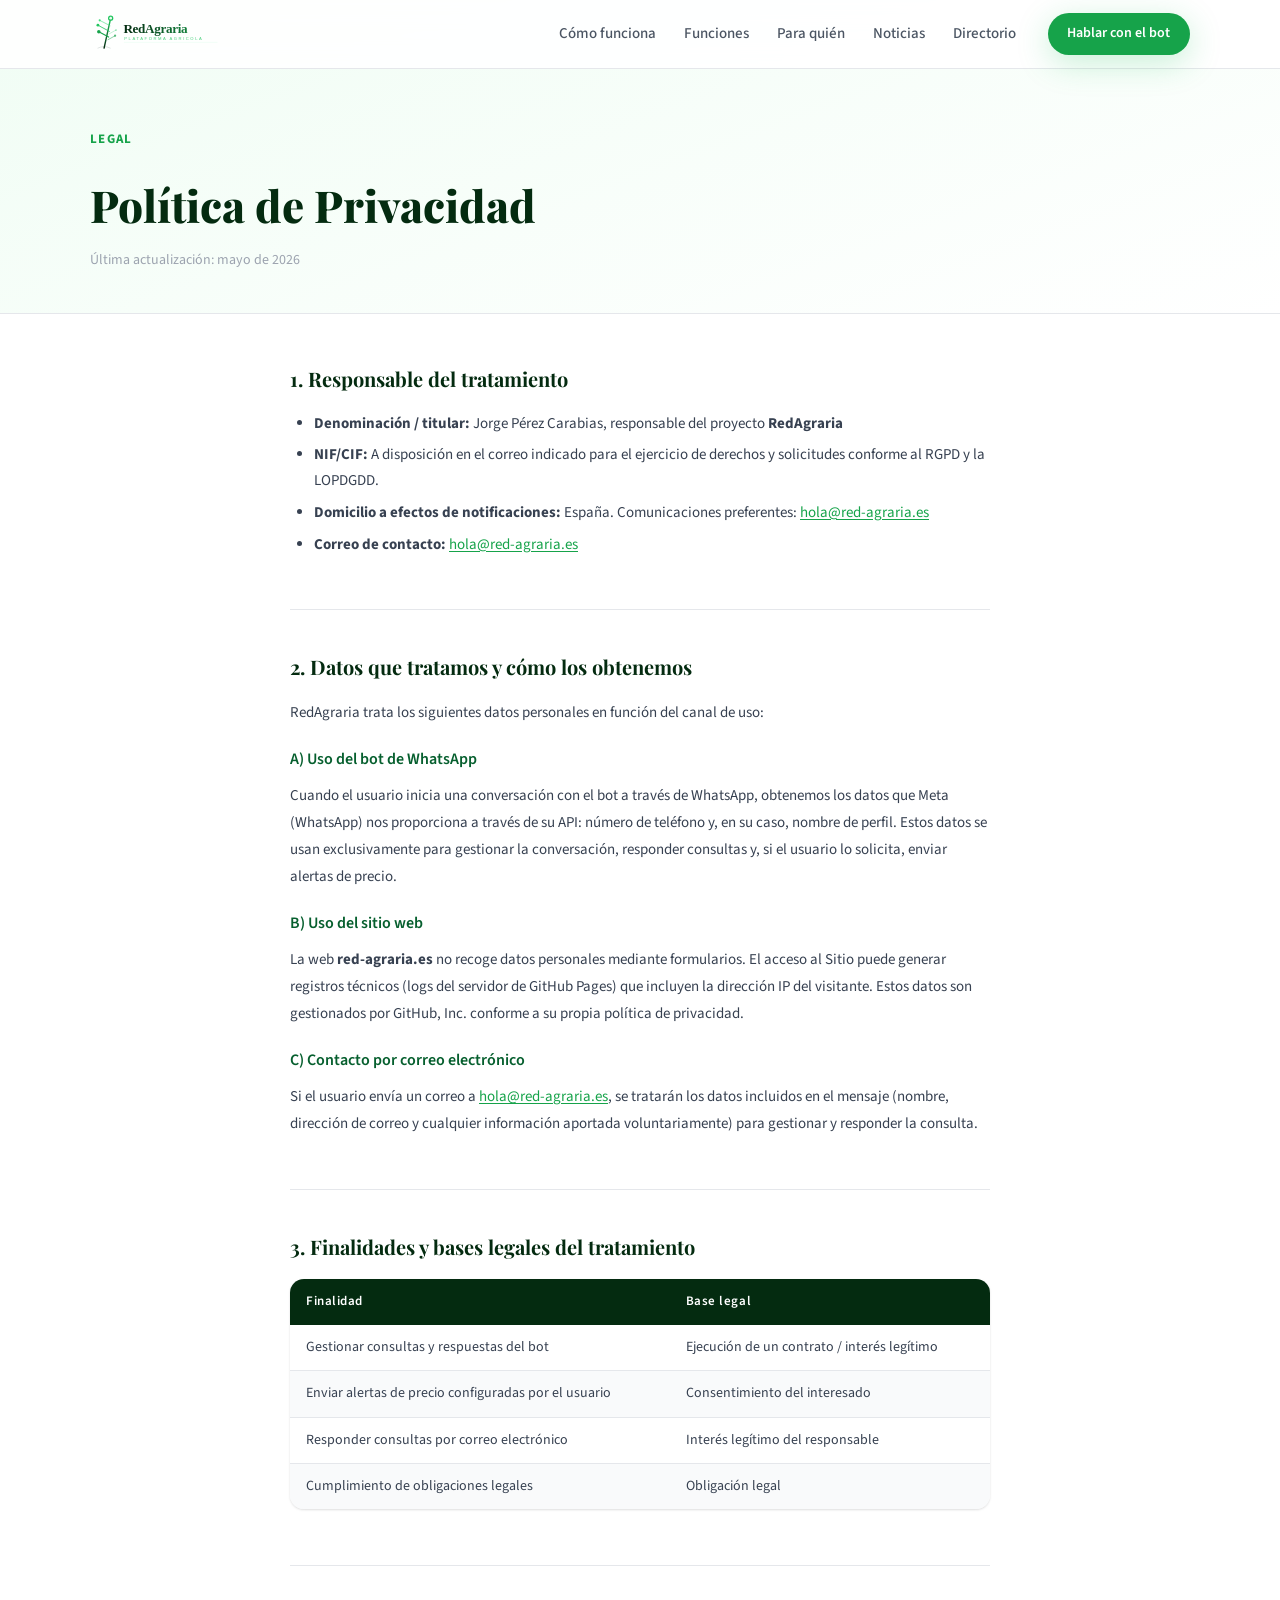
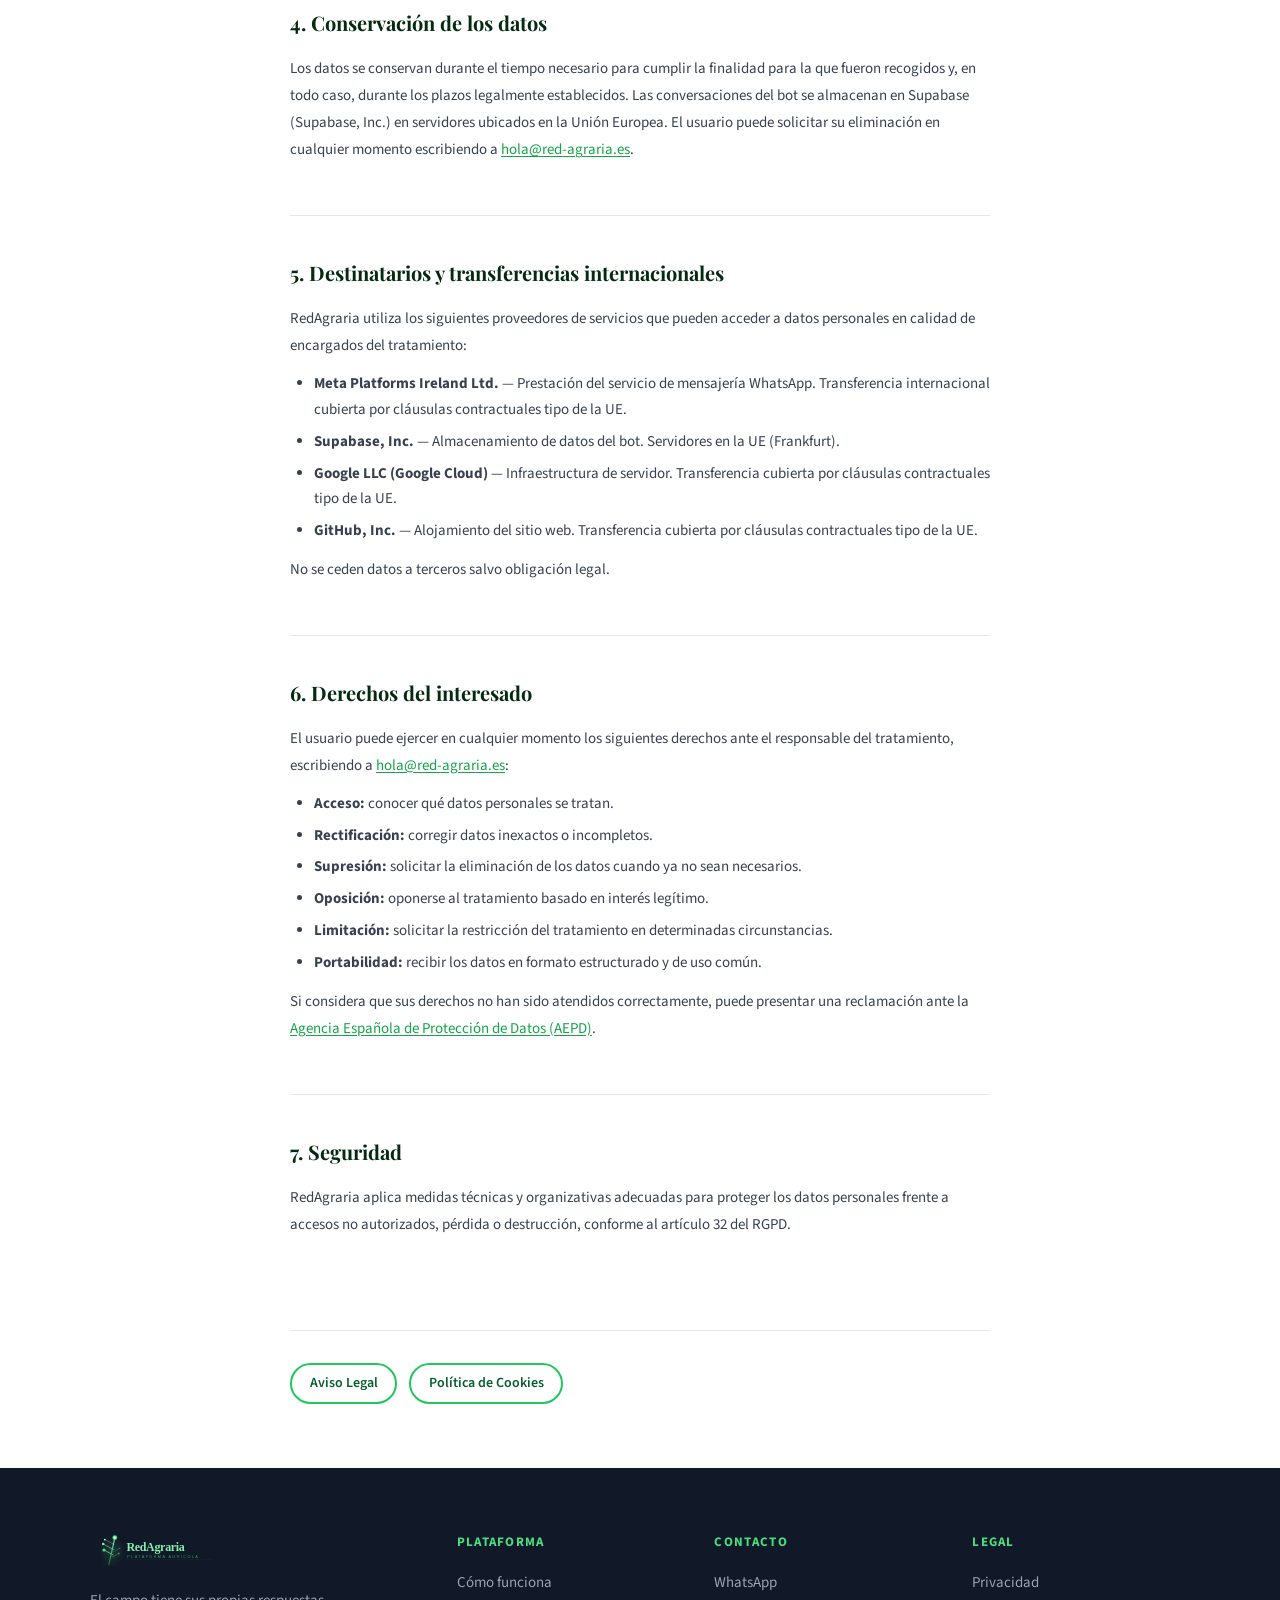
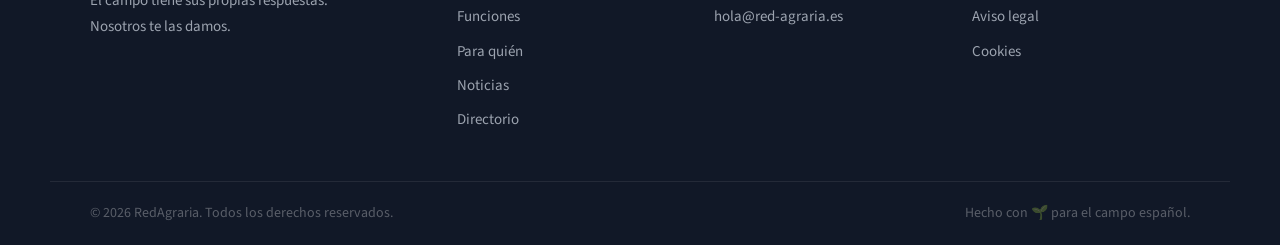
<file: privacidad.html>
<!DOCTYPE html>
<html lang="es">
<head>
  <meta charset="UTF-8">
  <meta name="viewport" content="width=device-width, initial-scale=1.0">
  <meta name="robots" content="noindex">
  <meta name="description" content="Política de privacidad de RedAgraria: responsable del tratamiento, datos, finalidades, derechos y proveedores (RGPD).">
  <meta name="theme-color" content="#042b10">
  <link rel="canonical" href="https://red-agraria.es/privacidad.html">
  <title>Política de Privacidad — RedAgraria</title>

  <link rel="icon" type="image/svg+xml" href="favicon.svg">
  <link rel="shortcut icon" href="favicon.svg" type="image/svg+xml">

  <link rel="preconnect" href="https://fonts.googleapis.com">
  <link rel="preconnect" href="https://fonts.gstatic.com" crossorigin>
  <link href="https://fonts.googleapis.com/css2?family=Playfair+Display:wght@700;800&family=Source+Sans+3:wght@300;400;500;600&display=swap" rel="stylesheet">

  <link rel="stylesheet" href="assets/css/main.css">
  <link rel="stylesheet" href="assets/css/navbar-fix.css">
  <link rel="stylesheet" href="assets/css/legal.css">
</head>
<body>
  <a class="skip-link" href="#main-content">Ir al contenido</a>

  <!-- NAVBAR -->
  <header class="navbar" id="navbar">
    <div class="container navbar__inner">
      <a href="index.html" class="navbar__logo" aria-label="Inicio RedAgraria">
        <img src="assets/img/logo.svg" alt="RedAgraria" width="160" height="48" decoding="async" fetchpriority="high">
      </a>
      <nav class="navbar__links" aria-label="Navegación principal">
        <a href="index.html#como-funciona">Cómo funciona</a>
        <a href="index.html#funciones">Funciones</a>
        <a href="index.html#para-quien">Para quién</a>
        <a href="blog.html">Noticias</a>
        <a href="directorio.html">Directorio</a>
      </nav>
      <a href="https://wa.me/34644174583" class="btn btn--primary btn--sm js-redagraria-wa" target="_blank" rel="noopener noreferrer">
        Hablar con el bot
      </a>
      <button class="navbar__burger" aria-label="Abrir menú" aria-expanded="false" aria-controls="mobile-menu">
        <span></span><span></span><span></span>
      </button>
    </div>
    <div class="navbar__mobile" id="mobile-menu" hidden aria-hidden="true">
      <a href="index.html#como-funciona">Cómo funciona</a>
      <a href="index.html#funciones">Funciones</a>
      <a href="index.html#para-quien">Para quién</a>
      <a href="blog.html">Noticias</a>
      <a href="directorio.html">Directorio</a>
      <a href="https://wa.me/34644174583" class="btn btn--primary js-redagraria-wa" target="_blank" rel="noopener noreferrer">Hablar con el bot</a>
    </div>
  </header>

  <main id="main-content" tabindex="-1">
    <div class="legal-header">
      <div class="container">
        <p class="section__eyebrow">Legal</p>
        <h1 class="legal-header__title">Política de Privacidad</h1>
        <p class="legal-header__meta">Última actualización: mayo de 2026</p>
      </div>
    </div>

    <div class="container legal-body">

      <section class="legal-section">
        <h2>1. Responsable del tratamiento</h2>
        <ul>
          <li><strong>Denominación / titular:</strong> Jorge Pérez Carabias, responsable del proyecto <strong>RedAgraria</strong></li>
          <li><strong>NIF/CIF:</strong> A disposición en el correo indicado para el ejercicio de derechos y solicitudes conforme al RGPD y la LOPDGDD.</li>
          <li><strong>Domicilio a efectos de notificaciones:</strong> España. Comunicaciones preferentes: <a href="mailto:hola@red-agraria.es">hola@red-agraria.es</a></li>
          <li><strong>Correo de contacto:</strong> <a href="mailto:hola@red-agraria.es">hola@red-agraria.es</a></li>
        </ul>
      </section>

      <section class="legal-section">
        <h2>2. Datos que tratamos y cómo los obtenemos</h2>
        <p>RedAgraria trata los siguientes datos personales en función del canal de uso:</p>

        <h3>A) Uso del bot de WhatsApp</h3>
        <p>Cuando el usuario inicia una conversación con el bot a través de WhatsApp, obtenemos los datos que Meta (WhatsApp) nos proporciona a través de su API: número de teléfono y, en su caso, nombre de perfil. Estos datos se usan exclusivamente para gestionar la conversación, responder consultas y, si el usuario lo solicita, enviar alertas de precio.</p>

        <h3>B) Uso del sitio web</h3>
        <p>La web <strong>red-agraria.es</strong> no recoge datos personales mediante formularios. El acceso al Sitio puede generar registros técnicos (logs del servidor de GitHub Pages) que incluyen la dirección IP del visitante. Estos datos son gestionados por GitHub, Inc. conforme a su propia política de privacidad.</p>

        <h3>C) Contacto por correo electrónico</h3>
        <p>Si el usuario envía un correo a <a href="mailto:hola@red-agraria.es">hola@red-agraria.es</a>, se tratarán los datos incluidos en el mensaje (nombre, dirección de correo y cualquier información aportada voluntariamente) para gestionar y responder la consulta.</p>
      </section>

      <section class="legal-section">
        <h2>3. Finalidades y bases legales del tratamiento</h2>
        <table class="legal-table">
          <thead>
            <tr>
              <th>Finalidad</th>
              <th>Base legal</th>
            </tr>
          </thead>
          <tbody>
            <tr>
              <td>Gestionar consultas y respuestas del bot</td>
              <td>Ejecución de un contrato / interés legítimo</td>
            </tr>
            <tr>
              <td>Enviar alertas de precio configuradas por el usuario</td>
              <td>Consentimiento del interesado</td>
            </tr>
            <tr>
              <td>Responder consultas por correo electrónico</td>
              <td>Interés legítimo del responsable</td>
            </tr>
            <tr>
              <td>Cumplimiento de obligaciones legales</td>
              <td>Obligación legal</td>
            </tr>
          </tbody>
        </table>
      </section>

      <section class="legal-section">
        <h2>4. Conservación de los datos</h2>
        <p>Los datos se conservan durante el tiempo necesario para cumplir la finalidad para la que fueron recogidos y, en todo caso, durante los plazos legalmente establecidos. Las conversaciones del bot se almacenan en Supabase (Supabase, Inc.) en servidores ubicados en la Unión Europea. El usuario puede solicitar su eliminación en cualquier momento escribiendo a <a href="mailto:hola@red-agraria.es">hola@red-agraria.es</a>.</p>
      </section>

      <section class="legal-section">
        <h2>5. Destinatarios y transferencias internacionales</h2>
        <p>RedAgraria utiliza los siguientes proveedores de servicios que pueden acceder a datos personales en calidad de encargados del tratamiento:</p>
        <ul>
          <li><strong>Meta Platforms Ireland Ltd.</strong> — Prestación del servicio de mensajería WhatsApp. Transferencia internacional cubierta por cláusulas contractuales tipo de la UE.</li>
          <li><strong>Supabase, Inc.</strong> — Almacenamiento de datos del bot. Servidores en la UE (Frankfurt).</li>
          <li><strong>Google LLC (Google Cloud)</strong> — Infraestructura de servidor. Transferencia cubierta por cláusulas contractuales tipo de la UE.</li>
          <li><strong>GitHub, Inc.</strong> — Alojamiento del sitio web. Transferencia cubierta por cláusulas contractuales tipo de la UE.</li>
        </ul>
        <p>No se ceden datos a terceros salvo obligación legal.</p>
      </section>

      <section class="legal-section">
        <h2>6. Derechos del interesado</h2>
        <p>El usuario puede ejercer en cualquier momento los siguientes derechos ante el responsable del tratamiento, escribiendo a <a href="mailto:hola@red-agraria.es">hola@red-agraria.es</a>:</p>
        <ul>
          <li><strong>Acceso:</strong> conocer qué datos personales se tratan.</li>
          <li><strong>Rectificación:</strong> corregir datos inexactos o incompletos.</li>
          <li><strong>Supresión:</strong> solicitar la eliminación de los datos cuando ya no sean necesarios.</li>
          <li><strong>Oposición:</strong> oponerse al tratamiento basado en interés legítimo.</li>
          <li><strong>Limitación:</strong> solicitar la restricción del tratamiento en determinadas circunstancias.</li>
          <li><strong>Portabilidad:</strong> recibir los datos en formato estructurado y de uso común.</li>
        </ul>
        <p>Si considera que sus derechos no han sido atendidos correctamente, puede presentar una reclamación ante la <a href="https://www.aepd.es" target="_blank" rel="noopener noreferrer">Agencia Española de Protección de Datos (AEPD)</a>.</p>
      </section>

      <section class="legal-section">
        <h2>7. Seguridad</h2>
        <p>RedAgraria aplica medidas técnicas y organizativas adecuadas para proteger los datos personales frente a accesos no autorizados, pérdida o destrucción, conforme al artículo 32 del RGPD.</p>
      </section>

      <div class="legal-nav">
        <a href="aviso-legal.html" class="btn btn--ghost btn--sm">Aviso Legal</a>
        <a href="cookies.html" class="btn btn--ghost btn--sm">Política de Cookies</a>
      </div>

    </div>
  </main>

  <!-- FOOTER -->
  <footer class="footer" role="contentinfo">
    <div class="container footer__inner">
      <div class="footer__brand">
        <img src="assets/img/logo-dark.svg" alt="RedAgraria" width="132" height="40" loading="lazy" decoding="async">
        <p class="footer__tagline">El campo tiene sus propias respuestas.<br>Nosotros te las damos.</p>
      </div>
      <nav class="footer__nav" aria-label="Navegación footer">
        <div class="footer__col">
          <h4>Plataforma</h4>
          <a href="index.html#como-funciona">Cómo funciona</a>
          <a href="index.html#funciones">Funciones</a>
          <a href="index.html#para-quien">Para quién</a>
          <a href="blog.html">Noticias</a>
          <a href="directorio.html">Directorio</a>
        </div>
        <div class="footer__col">
          <h4>Contacto</h4>
          <a href="https://wa.me/34644174583" class="js-redagraria-wa" target="_blank" rel="noopener noreferrer">WhatsApp</a>
          <a href="mailto:hola@red-agraria.es">hola@red-agraria.es</a>
        </div>
        <div class="footer__col">
          <h4>Legal</h4>
          <a href="privacidad.html" aria-current="page">Privacidad</a>
          <a href="aviso-legal.html">Aviso legal</a>
          <a href="cookies.html">Cookies</a>
        </div>
      </nav>
    </div>
    <div class="footer__bottom">
      <div class="container">
        <p>© <span id="year"></span> RedAgraria. Todos los derechos reservados.</p>
        <p>Hecho con 🌱 para el campo español.</p>
      </div>
    </div>
  </footer>

  <script src="assets/js/site-config.js"></script>
  <script src="assets/js/main.js"></script>
</body>
</html>
</file>
<file: assets/css/main.css>
/* ═══════════════════════════════════════════════════════════
   main.css — RedAgraria
   Paleta: verde oscuro #042b10 · medio #16a34a · claro #4ade80
   Tipografía: Playfair Display (títulos) + Source Sans 3 (cuerpo)
═══════════════════════════════════════════════════════════ */

/* ─── TOKENS ─────────────────────────────────────────── */
:root {
  --green-900: #042b10;
  --green-800: #065f2e;
  --green-700: #166534;
  --green-600: #16a34a;
  --green-500: #22c55e;
  --green-400: #4ade80;
  --green-300: #86efac;
  --green-100: #dcfce7;
  --green-50:  #f0fdf4;

  --gray-900: #111827;
  --gray-800: #1f2937;
  --gray-600: #4b5563;
  --gray-400: #9ca3af;
  --gray-200: #e5e7eb;
  --gray-50:  #f9fafb;
  --white:    #ffffff;

  --font-display: 'Playfair Display', Georgia, serif;
  --font-body:    'Source Sans 3', system-ui, sans-serif;

  --radius-sm: 8px;
  --radius-md: 14px;
  --radius-lg: 24px;
  --radius-xl: 32px;

  --shadow-sm: 0 1px 3px rgba(0,0,0,.08), 0 1px 2px rgba(0,0,0,.06);
  --shadow-md: 0 4px 16px rgba(0,0,0,.10), 0 2px 6px rgba(0,0,0,.06);
  --shadow-lg: 0 12px 40px rgba(0,0,0,.14), 0 4px 12px rgba(0,0,0,.08);
  --shadow-green: 0 8px 32px rgba(34,197,94,.25);

  --transition: 0.22s cubic-bezier(.4,0,.2,1);
  --max-w: 1180px;
}

/* ─── RESET & BASE ────────────────────────────────────── */
*, *::before, *::after { box-sizing: border-box; margin: 0; padding: 0; }

html {
  scroll-behavior: smooth;
  -webkit-text-size-adjust: 100%;
}

body {
  font-family: var(--font-body);
  font-size: 1.0625rem;
  line-height: 1.65;
  color: var(--gray-900);
  background: var(--white);
  overflow-x: hidden;
}

body.nav-mobile-open {
  overflow: hidden;
  touch-action: none;
}

img, svg { display: block; max-width: 100%; }
a { color: inherit; text-decoration: none; }
ul, ol { list-style: none; }
button { cursor: pointer; border: none; background: none; font: inherit; }

/* Saltar al contenido (visible con teclado) */
.skip-link {
  position: absolute;
  top: 0;
  left: 0.75rem;
  z-index: 10001;
  padding: 0.6rem 1rem;
  background: var(--green-900);
  color: var(--green-100);
  font-weight: 600;
  font-size: 0.95rem;
  border-radius: 0 0 var(--radius-sm) var(--radius-sm);
  transform: translateY(-130%);
  transition: transform var(--transition), outline-offset var(--transition);
}
.skip-link:focus {
  outline: none;
}
.skip-link:focus-visible {
  outline: 3px solid var(--green-400);
  outline-offset: 2px;
  transform: translateY(0);
}

/* Foco visible (teclado) */
a:focus-visible,
button:focus-visible,
.btn:focus-visible,
.navbar__burger:focus-visible {
  outline: 3px solid var(--green-600);
  outline-offset: 3px;
}

/* ─── CONTAINER ───────────────────────────────────────── */
.container {
  width: 100%;
  max-width: var(--max-w);
  margin: 0 auto;
  padding: 0 clamp(1rem, 4vw, 2.5rem);
}

/* ─── BUTTONS ─────────────────────────────────────────── */
.btn {
  display: inline-flex;
  align-items: center;
  gap: .5rem;
  font-family: var(--font-body);
  font-weight: 600;
  border-radius: 50px;
  border: 2px solid transparent;
  transition: background var(--transition), color var(--transition),
              transform var(--transition), box-shadow var(--transition);
  white-space: nowrap;
  cursor: pointer;
}
.btn:active { transform: scale(.97); }

.btn--sm  { font-size: .875rem; padding: .45rem 1.1rem; }
.btn--md  { font-size: 1rem;    padding: .65rem 1.5rem; }
.btn--lg  { font-size: 1.05rem; padding: .75rem 1.8rem; }
.btn--xl  { font-size: 1.15rem; padding: .9rem 2.2rem;  }

.btn--primary {
  background: var(--green-600);
  color: var(--white);
  box-shadow: var(--shadow-green);
}
.btn--primary:hover {
  background: var(--green-700);
  box-shadow: 0 10px 36px rgba(34,197,94,.35);
  transform: translateY(-2px);
}

.btn--ghost {
  background: transparent;
  color: var(--green-800);
  border-color: var(--green-500);
}
.btn--ghost:hover {
  background: var(--green-50);
  border-color: var(--green-600);
}

.btn--whatsapp {
  background: #25d366;
  color: var(--white);
  box-shadow: 0 8px 28px rgba(37,211,102,.35);
  font-size: 1.1rem;
  padding: .85rem 2rem;
}
.btn--whatsapp:hover {
  background: #1ebe5a;
  box-shadow: 0 12px 40px rgba(37,211,102,.45);
  transform: translateY(-2px);
}

/* ─── BADGE ───────────────────────────────────────────── */
.badge {
  display: inline-block;
  background: var(--green-100);
  color: var(--green-700);
  font-size: .8125rem;
  font-weight: 600;
  letter-spacing: .04em;
  padding: .3rem .9rem;
  border-radius: 50px;
  border: 1px solid var(--green-300);
}

/* ─── NAVBAR ──────────────────────────────────────────── */
.navbar {
  position: fixed;
  top: 0; left: 0; right: 0;
  z-index: 100;
  background: rgba(255,255,255,.9);
  backdrop-filter: blur(12px);
  -webkit-backdrop-filter: blur(12px);
  border-bottom: 1px solid var(--gray-200);
  transition: box-shadow var(--transition);
}
.navbar.scrolled { box-shadow: var(--shadow-md); }

.navbar__inner {
  display: flex;
  align-items: center;
  gap: 2rem;
  height: 68px;
}

.navbar__logo img { height: 44px; width: auto; }

.navbar__links {
  display: flex;
  gap: 1.75rem;
  margin-left: auto;
}
.navbar__links a {
  font-size: .9375rem;
  font-weight: 500;
  color: var(--gray-600);
  transition: color var(--transition);
}
.navbar__links a:hover { color: var(--green-600); }

.navbar__burger {
  display: none;
  flex-direction: column;
  gap: 5px;
  padding: .4rem;
  margin-left: auto;
}
.navbar__burger span {
  display: block;
  width: 24px; height: 2px;
  background: var(--gray-800);
  border-radius: 2px;
  transition: transform var(--transition), opacity var(--transition);
}
.navbar__burger[aria-expanded="true"] span:nth-child(1) { transform: translateY(7px) rotate(45deg); }
.navbar__burger[aria-expanded="true"] span:nth-child(2) { opacity: 0; }
.navbar__burger[aria-expanded="true"] span:nth-child(3) { transform: translateY(-7px) rotate(-45deg); }

.navbar__mobile {
  display: flex;
  flex-direction: column;
  gap: .25rem;
  padding: 1rem 1.25rem 1.5rem;
  border-top: 1px solid var(--gray-200);
  background: var(--white);
}
.navbar__mobile a {
  font-size: 1rem;
  font-weight: 500;
  color: var(--gray-800);
  padding: .6rem .5rem;
  border-radius: var(--radius-sm);
  transition: background var(--transition);
}
.navbar__mobile a:hover { background: var(--green-50); color: var(--green-700); }

/* ─── HERO ────────────────────────────────────────────── */
.hero {
  position: relative;
  min-height: 100vh;
  padding: calc(68px + 5rem) 0 5rem;
  overflow: hidden;
  display: flex;
  align-items: center;
}

.hero__bg {
  position: absolute;
  inset: 0;
  z-index: 0;
  background: linear-gradient(160deg, var(--green-50) 0%, var(--white) 55%, #f8fff9 100%);
}
.hero__blob {
  position: absolute;
  border-radius: 50%;
  filter: blur(72px);
  opacity: .55;
}
.hero__blob--1 {
  width: 600px; height: 600px;
  background: radial-gradient(circle, var(--green-300) 0%, transparent 70%);
  top: -150px; right: -100px;
}
.hero__blob--2 {
  width: 400px; height: 400px;
  background: radial-gradient(circle, var(--green-400) 0%, transparent 70%);
  bottom: -80px; left: -80px;
  opacity: .3;
}
.hero__grid {
  position: absolute;
  inset: 0;
  background-image:
    linear-gradient(var(--green-100) 1px, transparent 1px),
    linear-gradient(90deg, var(--green-100) 1px, transparent 1px);
  background-size: 48px 48px;
  opacity: .5;
  mask-image: radial-gradient(ellipse 80% 80% at 50% 50%, black 0%, transparent 100%);
}

.hero__inner {
  position: relative;
  z-index: 1;
  display: grid;
  grid-template-columns: 1fr 1fr;
  gap: 4rem;
  align-items: center;
}

.hero__content { display: flex; flex-direction: column; gap: 1.5rem; }

.hero__title {
  font-family: var(--font-display);
  font-size: clamp(2.2rem, 4.5vw, 3.5rem);
  font-weight: 800;
  line-height: 1.15;
  color: var(--green-900);
  letter-spacing: -.02em;
}
.hero__title em {
  font-style: italic;
  color: var(--green-600);
}

.hero__sub {
  font-size: 1.125rem;
  color: var(--gray-600);
  max-width: 480px;
  line-height: 1.7;
}

.hero__actions {
  display: flex;
  gap: 1rem;
  flex-wrap: wrap;
}

.hero__trust {
  display: flex;
  flex-wrap: wrap;
  gap: .6rem;
  margin-top: .5rem;
}
.hero__trust span {
  font-size: .8125rem;
  font-weight: 500;
  color: var(--green-700);
  background: var(--green-50);
  border: 1px solid var(--green-200, #bbf7d0);
  padding: .3rem .75rem;
  border-radius: 50px;
}

/* WhatsApp Mockup */
.hero__visual {
  display: flex;
  justify-content: center;
  align-items: center;
}

.wamock {
  width: 320px;
  border-radius: 20px;
  overflow: hidden;
  box-shadow: var(--shadow-lg), 0 0 0 1px rgba(0,0,0,.06);
  background: #ece5dd;
  animation: floatUp 3.5s ease-in-out infinite alternate;
}
@keyframes floatUp {
  from { transform: translateY(0); }
  to   { transform: translateY(-10px); }
}

.wamock__bar {
  display: flex;
  align-items: center;
  gap: .75rem;
  padding: .85rem 1rem;
  background: #075e54;
  color: var(--white);
}
.wamock__avatar {
  font-size: 1.5rem;
  width: 40px; height: 40px;
  background: rgba(255,255,255,.15);
  border-radius: 50%;
  display: flex; align-items: center; justify-content: center;
}
.wamock__name { font-size: .9375rem; font-weight: 600; }
.wamock__status { font-size: .75rem; opacity: .8; }

.wamock__chat {
  padding: .75rem .85rem;
  display: flex;
  flex-direction: column;
  gap: .6rem;
  min-height: 220px;
}

.wamock__msg {
  max-width: 85%;
  padding: .55rem .85rem;
  border-radius: 12px;
  font-size: .875rem;
  line-height: 1.5;
  position: relative;
}
.wamock__msg--in {
  background: var(--white);
  align-self: flex-start;
  border-bottom-left-radius: 4px;
  box-shadow: var(--shadow-sm);
}
.wamock__msg--out {
  background: #d9fdd3;
  align-self: flex-end;
  border-bottom-right-radius: 4px;
  box-shadow: var(--shadow-sm);
}
.wamock__time {
  display: block;
  font-size: .6875rem;
  color: var(--gray-400);
  text-align: right;
  margin-top: .25rem;
}

.wamock__typing {
  display: flex;
  gap: 4px;
  align-items: center;
  padding: .5rem .85rem;
  background: var(--white);
  border-radius: 12px;
  width: fit-content;
  box-shadow: var(--shadow-sm);
}
.wamock__typing span {
  width: 7px; height: 7px;
  background: var(--gray-400);
  border-radius: 50%;
  animation: typing .9s ease-in-out infinite;
}
.wamock__typing span:nth-child(2) { animation-delay: .15s; }
.wamock__typing span:nth-child(3) { animation-delay: .30s; }
@keyframes typing {
  0%, 100% { transform: translateY(0); opacity: .5; }
  50% { transform: translateY(-4px); opacity: 1; }
}

/* Flecha scroll */
.hero__scroll {
  position: absolute;
  bottom: 2rem;
  left: 50%;
  transform: translateX(-50%);
  color: var(--green-600);
  animation: bounce 2s ease-in-out infinite;
  z-index: 1;
}
@keyframes bounce {
  0%, 100% { transform: translateX(-50%) translateY(0); }
  50% { transform: translateX(-50%) translateY(6px); }
}

/* ─── SECTIONS ────────────────────────────────────────── */
.section { padding: 5rem 0; }
.section--light { background: var(--green-50); }
.section--dark  { background: var(--green-900); }

.section__header {
  text-align: center;
  max-width: 620px;
  margin: 0 auto 3.5rem;
}
.section__eyebrow {
  display: inline-block;
  font-size: .8125rem;
  font-weight: 700;
  letter-spacing: .1em;
  text-transform: uppercase;
  color: var(--green-600);
  margin-bottom: .75rem;
}
.section__eyebrow--light { color: var(--green-400); }

.section__title {
  font-family: var(--font-display);
  font-size: clamp(1.8rem, 3.5vw, 2.75rem);
  font-weight: 700;
  color: var(--green-900);
  line-height: 1.2;
  margin-bottom: 1rem;
}
.section__title--light { color: var(--white); }

.section__sub { font-size: 1.0625rem; color: var(--gray-600); }
.section__sub--light { color: var(--green-300); }

/* ─── STEPS ───────────────────────────────────────────── */
.steps {
  display: grid;
  grid-template-columns: repeat(4, 1fr);
  gap: 2rem;
  counter-reset: step;
}

.step {
  background: var(--white);
  border-radius: var(--radius-lg);
  padding: 2rem 1.5rem;
  box-shadow: var(--shadow-sm);
  border: 1px solid var(--gray-200);
  position: relative;
  transition: box-shadow var(--transition), transform var(--transition);
}
.step:hover {
  box-shadow: var(--shadow-md);
  transform: translateY(-4px);
}

.step__num {
  font-family: var(--font-display);
  font-size: 3rem;
  font-weight: 800;
  color: #a3c9a8;
  line-height: 1;
  margin-bottom: .5rem;
}
.step__icon { font-size: 2rem; margin-bottom: .75rem; }
.step__title {
  font-family: var(--font-display);
  font-size: 1.125rem;
  font-weight: 700;
  color: var(--green-900);
  margin-bottom: .5rem;
}
.step__text { font-size: .9375rem; color: var(--gray-600); }

/* ─── PROFILES ────────────────────────────────────────── */
.profiles {
  display: grid;
  grid-template-columns: repeat(3, 1fr);
  gap: 1.5rem;
}

.profile-card {
  background: rgba(255,255,255,.06);
  border: 1px solid rgba(255,255,255,.1);
  border-radius: var(--radius-lg);
  padding: 2rem 1.75rem;
  position: relative;
  transition: background var(--transition), transform var(--transition);
}
.profile-card:hover {
  background: rgba(255,255,255,.1);
  transform: translateY(-4px);
}
.profile-card--featured {
  background: rgba(34,197,94,.12);
  border-color: var(--green-500);
  box-shadow: 0 0 0 1px rgba(34,197,94,.3);
}

.profile-card__badge {
  position: absolute;
  top: -12px; left: 50%;
  transform: translateX(-50%);
  background: var(--green-500);
  color: var(--green-900);
  font-size: .75rem;
  font-weight: 700;
  letter-spacing: .06em;
  text-transform: uppercase;
  padding: .25rem .9rem;
  border-radius: 50px;
  white-space: nowrap;
}

.profile-card__icon { font-size: 2.5rem; margin-bottom: 1rem; }
.profile-card__title {
  font-family: var(--font-display);
  font-size: 1.25rem;
  font-weight: 700;
  color: var(--white);
  margin-bottom: .75rem;
}
.profile-card__text {
  font-size: .9375rem;
  color: var(--green-300);
  line-height: 1.6;
  margin-bottom: 1.25rem;
}
.profile-card__list { display: flex; flex-direction: column; gap: .4rem; }
.profile-card__list li {
  font-size: .875rem;
  color: var(--green-400);
  padding-left: 1.1rem;
  position: relative;
}
.profile-card__list li::before {
  content: '✓';
  position: absolute;
  left: 0;
  color: var(--green-500);
  font-weight: 700;
}

/* ─── TESTIMONIALS ────────────────────────────────────── */
.testimonials {
  display: grid;
  grid-template-columns: repeat(3, 1fr);
  gap: 1.5rem;
}

.testimonial {
  background: var(--white);
  border-radius: var(--radius-lg);
  padding: 2rem;
  box-shadow: var(--shadow-sm);
  border: 1px solid var(--gray-200);
  transition: box-shadow var(--transition), transform var(--transition);
}
.testimonial:hover {
  box-shadow: var(--shadow-md);
  transform: translateY(-4px);
}
.testimonial--featured {
  border-color: var(--green-400);
  box-shadow: var(--shadow-green);
}

.testimonial__text {
  font-size: 1rem;
  font-style: italic;
  color: var(--gray-800);
  line-height: 1.7;
  margin-bottom: 1.5rem;
}
.testimonial__footer {
  display: flex;
  align-items: center;
  gap: .75rem;
}
.testimonial__avatar { font-size: 2rem; }
.testimonial__name {
  display: block;
  font-style: normal;
  font-weight: 600;
  color: var(--green-900);
  font-size: .9375rem;
}
.testimonial__role {
  font-size: .8125rem;
  color: var(--gray-400);
}

/* ─── CTA SECTION ─────────────────────────────────────── */
.cta-section {
  background: linear-gradient(135deg, var(--green-800) 0%, var(--green-900) 100%);
  padding: 5rem 0;
  position: relative;
  overflow: hidden;
}
.cta-section::before {
  content: '';
  position: absolute;
  inset: 0;
  background-image:
    linear-gradient(rgba(74,222,128,.07) 1px, transparent 1px),
    linear-gradient(90deg, rgba(74,222,128,.07) 1px, transparent 1px);
  background-size: 40px 40px;
}

.cta-section__inner {
  position: relative;
  z-index: 1;
  text-align: center;
  max-width: 680px;
}
.cta-section__title {
  font-family: var(--font-display);
  font-size: clamp(1.8rem, 3.5vw, 2.75rem);
  font-weight: 800;
  color: var(--white);
  margin-bottom: 1rem;
  line-height: 1.2;
}
.cta-section__sub {
  font-size: 1.125rem;
  color: var(--green-300);
  margin-bottom: 2rem;
}
.cta-section__note {
  margin-top: 1rem;
  font-size: .875rem;
  color: var(--green-400);
  opacity: .8;
}

.cta-section__deco {
  position: absolute;
  inset: 0;
  pointer-events: none;
  z-index: 0;
}
.cta-deco {
  position: absolute;
  font-size: 4rem;
  opacity: .08;
  animation: spin 20s linear infinite;
}
.cta-deco--2 { top: 20%; right: 8%; font-size: 3rem; animation-direction: reverse; animation-duration: 15s; }
.cta-deco--3 { bottom: 15%; left: 5%; font-size: 5rem; animation-duration: 25s; }
@keyframes spin {
  from { transform: rotate(0deg); }
  to   { transform: rotate(360deg); }
}

/* ─── FOOTER ──────────────────────────────────────────── */
.footer {
  background: var(--gray-900);
  color: var(--gray-400);
  padding: 4rem 0 0;
}

.footer__inner {
  display: grid;
  grid-template-columns: 1.5fr repeat(3, 1fr);
  gap: 2.5rem;
  padding-bottom: 3rem;
  border-bottom: 1px solid rgba(255,255,255,.08);
}

.footer__brand img { margin-bottom: 1rem; }
.footer__tagline {
  font-size: .9375rem;
  line-height: 1.7;
  color: var(--gray-400);
}

.footer__nav {
  display: contents;
}
.footer__col {
  display: flex;
  flex-direction: column;
  gap: .6rem;
}
.footer__col h4 {
  font-size: .8125rem;
  font-weight: 700;
  letter-spacing: .1em;
  text-transform: uppercase;
  color: var(--green-400);
  margin-bottom: .5rem;
}
.footer__col a {
  font-size: .9375rem;
  color: var(--gray-400);
  transition: color var(--transition);
}
.footer__col a:hover { color: var(--green-400); }

.footer__bottom {
  padding: 1.25rem 0;
}
.footer__bottom .container {
  display: flex;
  justify-content: space-between;
  align-items: center;
  flex-wrap: wrap;
  gap: .5rem;
}
.footer__bottom p {
  font-size: .875rem;
  color: rgba(255,255,255,.3);
}

/* ─── RESPONSIVE ──────────────────────────────────────── */
@media (max-width: 1024px) {
  .steps { grid-template-columns: repeat(2, 1fr); }
  .profiles { grid-template-columns: repeat(2, 1fr); }
  .testimonials { grid-template-columns: repeat(2, 1fr); }
  .footer__inner { grid-template-columns: 1fr 1fr; }
}

@media (max-width: 768px) {
  .navbar__links { display: none; }
  .navbar__inner > .btn { display: none; }
  .navbar__burger { display: flex; }

  .hero__inner { grid-template-columns: 1fr; text-align: center; }
  .hero__content { align-items: center; }
  .hero__sub { text-align: center; }
  .hero__visual { display: none; }
  .hero__trust { justify-content: center; }

  .steps { grid-template-columns: 1fr; }
  .profiles { grid-template-columns: 1fr; }
  .testimonials { grid-template-columns: 1fr; }

  .footer__inner { grid-template-columns: 1fr 1fr; }
  .footer__bottom .container { flex-direction: column; text-align: center; }
}

@media (max-width: 480px) {
  .footer__inner { grid-template-columns: 1fr; }
  .hero__actions { flex-direction: column; width: 100%; }
  .hero__actions .btn { justify-content: center; }
}

/* ─── Impresión ───────────────────────────────────────── */
@media print {
  .navbar__burger,
  .navbar__mobile,
  .skip-link,
  .btn,
  .hero__actions {
    display: none !important;
  }
  body { background: #fff; color: #000; }
  a { text-decoration: underline; }
  .navbar { position: static; box-shadow: none; }
}
</file>
<file: assets/css/features.css>
/* features.css - RedAgraria: estilos seccion funciones del bot */

.features {
  display: grid;
  grid-template-columns: repeat(3, 1fr);
  gap: 1.5rem;
}

.feature-card {
  background: var(--white);
  border: 1px solid var(--gray-200);
  border-radius: var(--radius-lg);
  padding: 2rem 1.75rem;
  position: relative;
  transition: box-shadow var(--transition), transform var(--transition);
}
.feature-card:hover {
  box-shadow: var(--shadow-md);
  transform: translateY(-4px);
}
.feature-card--highlight {
  border-color: var(--green-400);
  box-shadow: var(--shadow-green);
  background: var(--green-50);
}
.feature-card--soon {
  border-style: dashed;
  border-color: var(--gray-200);
  background: var(--gray-50);
  opacity: .85;
}

.feature-card__badge {
  display: inline-block;
  background: var(--green-600);
  color: var(--white);
  font-size: .7rem;
  font-weight: 700;
  letter-spacing: .08em;
  text-transform: uppercase;
  padding: .2rem .7rem;
  border-radius: 50px;
  margin-bottom: .75rem;
}

.feature-card__icon {
  font-size: 2.25rem;
  margin-bottom: .75rem;
}

.feature-card__title {
  font-family: var(--font-display);
  font-size: 1.1rem;
  font-weight: 700;
  color: var(--green-900);
  margin-bottom: .6rem;
}

.feature-card__text {
  font-size: .9375rem;
  color: var(--gray-600);
  line-height: 1.65;
}

@media (max-width: 1024px) {
  .features { grid-template-columns: repeat(2, 1fr); }
}

@media (max-width: 768px) {
  .features { grid-template-columns: 1fr; }
}
</file>
<file: assets/css/animations.css>
/* ─── NAVBAR MOBILE: oculto por defecto ──────────────── */
.navbar__mobile[hidden] {
  display: none !important;
}

/* ─── ANIMACIONES DE ENTRADA (Intersection Observer) ─── */
.anim-ready {
  opacity: 0;
  transform: translateY(24px);
  transition: opacity .55s cubic-bezier(.4,0,.2,1),
              transform .55s cubic-bezier(.4,0,.2,1);
}
.anim-visible {
  opacity: 1;
  transform: translateY(0);
}
/* Retrasos escalonados para grids */
.step:nth-child(2),
.profile-card:nth-child(2),
.testimonial:nth-child(2) { transition-delay: .1s; }

.step:nth-child(3),
.profile-card:nth-child(3),
.testimonial:nth-child(3) { transition-delay: .2s; }

.step:nth-child(4) { transition-delay: .3s; }

@media (prefers-reduced-motion: reduce) {
  .anim-ready,
  .anim-visible {
    opacity: 1 !important;
    transform: none !important;
    transition: none !important;
  }
  .anim-ready { transition-delay: 0s !important; }
}
</file>
<file: assets/css/navbar-fix.css>
/* navbar__mobile oculto por defecto — regla defensiva global */
.navbar__mobile[hidden] {
  display: none !important;
}
</file>
<file: assets/css/legal.css>
/* legal.css — RedAgraria: estilos compartidos para páginas legales */

/* ─── CABECERA ────────────────────────────────────────── */
.legal-header {
  padding: calc(68px + 3.5rem) 0 2.5rem;
  background: linear-gradient(160deg, var(--green-50) 0%, var(--white) 100%);
  border-bottom: 1px solid var(--gray-200);
}
.legal-header__title {
  font-family: var(--font-display);
  font-size: clamp(1.8rem, 3.5vw, 2.75rem);
  font-weight: 800;
  color: var(--green-900);
  margin: .4rem 0 .5rem;
}
.legal-header__meta {
  font-size: .875rem;
  color: var(--gray-400);
}

/* ─── CUERPO ──────────────────────────────────────────── */
.legal-body {
  max-width: 780px;
  padding-top: 3rem;
  padding-bottom: 4rem;
}

/* ─── SECCIONES ───────────────────────────────────────── */
.legal-section {
  margin-bottom: 2.5rem;
  padding-bottom: 2.5rem;
  border-bottom: 1px solid var(--gray-200);
}
.legal-section:last-of-type {
  border-bottom: none;
}

.legal-section h2 {
  font-family: var(--font-display);
  font-size: 1.25rem;
  font-weight: 700;
  color: var(--green-900);
  margin-bottom: 1rem;
}
.legal-section h3 {
  font-size: 1rem;
  font-weight: 600;
  color: var(--green-800);
  margin: 1.25rem 0 .6rem;
}
.legal-section p {
  font-size: .9375rem;
  color: var(--gray-700, #374151);
  line-height: 1.8;
  margin-bottom: .75rem;
}
.legal-section ul {
  list-style: disc;
  padding-left: 1.5rem;
  display: flex;
  flex-direction: column;
  gap: .4rem;
  margin-bottom: .75rem;
}
.legal-section ul li {
  font-size: .9375rem;
  color: var(--gray-700, #374151);
  line-height: 1.7;
}
.legal-section a {
  color: var(--green-600);
  text-decoration: underline;
  text-underline-offset: 2px;
  transition: color var(--transition);
}
.legal-section a:hover { color: var(--green-800); }

/* ─── TABLA ───────────────────────────────────────────── */
.legal-table {
  width: 100%;
  border-collapse: collapse;
  font-size: .875rem;
  margin: 1rem 0;
  border-radius: var(--radius-md);
  overflow: hidden;
  box-shadow: var(--shadow-sm);
}
.legal-table thead {
  background: var(--green-900);
  color: var(--white);
}
.legal-table th {
  padding: .75rem 1rem;
  text-align: left;
  font-weight: 600;
  font-size: .8125rem;
  letter-spacing: .04em;
}
.legal-table td {
  padding: .7rem 1rem;
  color: var(--gray-700, #374151);
  border-bottom: 1px solid var(--gray-200);
  vertical-align: top;
}
.legal-table tbody tr:last-child td { border-bottom: none; }
.legal-table tbody tr:nth-child(even) { background: var(--gray-50); }

/* ─── NAV ENTRE PÁGINAS LEGALES ───────────────────────── */
.legal-nav {
  display: flex;
  gap: .75rem;
  flex-wrap: wrap;
  margin-top: 2rem;
  padding-top: 2rem;
  border-top: 1px solid var(--gray-200);
}

/* ─── RESPONSIVE ──────────────────────────────────────── */
@media (max-width: 768px) {
  .legal-table { display: block; overflow-x: auto; }
  .legal-nav { flex-direction: column; }
}
</file>
<file: assets/css/blog.css>
/* blog.css — RedAgraria */

/* ─── PAGE HEADER ─────────────────────────────────────── */
.page-header {
  padding: calc(68px + 4rem) 0 3rem;
  background: linear-gradient(160deg, var(--green-50) 0%, var(--white) 100%);
  border-bottom: 1px solid var(--gray-200);
  text-align: center;
}
.page-header__title {
  font-family: var(--font-display);
  font-size: clamp(2rem, 4vw, 3rem);
  font-weight: 800;
  color: var(--green-900);
  margin: .5rem 0 .75rem;
}
.page-header__sub {
  font-size: 1.125rem;
  color: var(--gray-600);
}

/* ─── FILTROS ─────────────────────────────────────────── */
.blog-filters {
  padding: 1.5rem 0;
  background: var(--white);
  border-bottom: 1px solid var(--gray-200);
  position: sticky;
  top: 68px;
  z-index: 10;
}
.filter-bar {
  display: flex;
  gap: .5rem;
  flex-wrap: wrap;
}
.filter-btn {
  font-family: var(--font-body);
  font-size: .875rem;
  font-weight: 600;
  color: var(--gray-600);
  background: var(--gray-50);
  border: 1px solid var(--gray-200);
  border-radius: 50px;
  padding: .4rem 1.1rem;
  cursor: pointer;
  transition: background var(--transition), color var(--transition),
              border-color var(--transition);
}
.filter-btn:hover {
  background: var(--green-50);
  color: var(--green-700);
  border-color: var(--green-300);
}
.filter-btn--active {
  background: var(--green-600);
  color: var(--white);
  border-color: var(--green-600);
}

/* ─── BLOG GRID ───────────────────────────────────────── */
.blog-grid {
  display: grid;
  grid-template-columns: repeat(3, 1fr);
  gap: 1.75rem;
  padding: 1rem 0;
}

/* ─── BLOG CARD ───────────────────────────────────────── */
.blog-card {
  background: var(--white);
  border: 1px solid var(--gray-200);
  border-radius: var(--radius-lg);
  overflow: hidden;
  cursor: pointer;
  transition: box-shadow var(--transition), transform var(--transition);
  display: flex;
  flex-direction: column;
}
.blog-card:hover {
  box-shadow: var(--shadow-md);
  transform: translateY(-4px);
}
.blog-card--destacado {
  border-color: var(--green-400);
  box-shadow: var(--shadow-green);
}

.blog-card__thumb {
  height: 140px;
  display: flex;
  align-items: center;
  justify-content: center;
  font-size: 4rem;
  background: linear-gradient(135deg, var(--green-50), var(--green-100));
  position: relative;
}
.blog-card--destacado .blog-card__thumb {
  background: linear-gradient(135deg, var(--green-100), #bbf7d0);
}

.blog-card__destacado-badge {
  position: absolute;
  top: 10px;
  left: 10px;
  background: var(--green-600);
  color: var(--white);
  font-size: .7rem;
  font-weight: 700;
  letter-spacing: .08em;
  text-transform: uppercase;
  padding: .2rem .7rem;
  border-radius: 50px;
}

.blog-card__body {
  padding: 1.25rem 1.5rem 1.5rem;
  flex: 1;
  display: flex;
  flex-direction: column;
  gap: .5rem;
}

.blog-card__meta {
  display: flex;
  align-items: center;
  gap: .75rem;
}
.blog-card__cat {
  font-size: .75rem;
  font-weight: 700;
  letter-spacing: .08em;
  text-transform: uppercase;
  color: var(--green-600);
  background: var(--green-50);
  padding: .15rem .6rem;
  border-radius: 50px;
  border: 1px solid var(--green-200, #bbf7d0);
}
.blog-card__fecha {
  font-size: .8125rem;
  color: var(--gray-400);
}

.blog-card__titulo {
  font-family: var(--font-display);
  font-size: 1.05rem;
  font-weight: 700;
  color: var(--green-900);
  line-height: 1.3;
}

.blog-card__resumen {
  font-size: .9rem;
  color: var(--gray-600);
  line-height: 1.6;
  flex: 1;
}

.blog-card__leer {
  display: inline-flex;
  align-items: center;
  gap: .35rem;
  font-size: .875rem;
  font-weight: 600;
  color: var(--green-600);
  margin-top: .25rem;
  transition: gap var(--transition);
}
.blog-card:hover .blog-card__leer { gap: .6rem; }

/* ─── LOADING ─────────────────────────────────────────── */
.blog-loading {
  grid-column: 1 / -1;
  display: flex;
  flex-direction: column;
  align-items: center;
  gap: 1rem;
  padding: 4rem 0;
  color: var(--gray-400);
  font-size: .9375rem;
}
.blog-spinner {
  width: 36px; height: 36px;
  border: 3px solid var(--green-100);
  border-top-color: var(--green-500);
  border-radius: 50%;
  animation: spin-loader .8s linear infinite;
}
@keyframes spin-loader {
  to { transform: rotate(360deg); }
}

.blog-empty {
  grid-column: 1 / -1;
  text-align: center;
  padding: 4rem 0;
  color: var(--gray-400);
}
.blog-empty p { font-size: 1.5rem; margin-bottom: .5rem; }

/* ─── ARTICLE OVERLAY ─────────────────────────────────── */
.article-overlay {
  position: fixed;
  inset: 0;
  background: rgba(4, 43, 16, .55);
  backdrop-filter: blur(4px);
  z-index: 200;
  display: flex;
  align-items: center;
  justify-content: center;
  padding: 1.5rem;
  animation: fadeIn .2s ease;
}
.article-overlay[hidden] { display: none; }

@keyframes fadeIn {
  from { opacity: 0; }
  to   { opacity: 1; }
}

.article-modal {
  background: var(--white);
  border-radius: var(--radius-xl);
  max-width: 720px;
  width: 100%;
  max-height: 88vh;
  overflow-y: auto;
  padding: 2.5rem 2.5rem 2rem;
  position: relative;
  animation: slideUp .25s cubic-bezier(.4,0,.2,1);
  scrollbar-width: thin;
  scrollbar-color: var(--green-300) transparent;
}
@keyframes slideUp {
  from { transform: translateY(20px); opacity: 0; }
  to   { transform: translateY(0);    opacity: 1; }
}

.article-close {
  position: sticky;
  top: 0;
  float: right;
  margin: -1rem -1rem 0 0;
  width: 40px; height: 40px;
  border-radius: 50%;
  background: var(--gray-50);
  border: 1px solid var(--gray-200);
  display: flex;
  align-items: center;
  justify-content: center;
  color: var(--gray-600);
  cursor: pointer;
  transition: background var(--transition), color var(--transition);
  z-index: 10;
}
.article-close:hover {
  background: var(--green-50);
  color: var(--green-700);
}

.article-content .art-emoji { font-size: 3rem; margin-bottom: 1rem; display: block; }
.article-content .art-meta {
  display: flex;
  align-items: center;
  gap: .75rem;
  margin-bottom: 1rem;
}
.article-content .art-cat {
  font-size: .75rem;
  font-weight: 700;
  letter-spacing: .08em;
  text-transform: uppercase;
  color: var(--green-600);
  background: var(--green-50);
  padding: .15rem .6rem;
  border-radius: 50px;
  border: 1px solid #bbf7d0;
}
.article-content .art-fecha {
  font-size: .8125rem;
  color: var(--gray-400);
}
.article-content h2 {
  font-family: var(--font-display);
  font-size: clamp(1.4rem, 3vw, 2rem);
  font-weight: 800;
  color: var(--green-900);
  line-height: 1.25;
  margin-bottom: 1.5rem;
}
.article-content p {
  font-size: 1rem;
  color: var(--gray-800);
  line-height: 1.8;
  margin-bottom: 1.1rem;
}

.article-cta {
  margin-top: 2rem;
  padding-top: 1.5rem;
  border-top: 1px solid var(--gray-200);
  display: flex;
  align-items: center;
  justify-content: space-between;
  flex-wrap: wrap;
  gap: 1rem;
}
.article-cta p {
  font-size: .9375rem;
  color: var(--gray-600);
}

/* ─── RESPONSIVE ──────────────────────────────────────── */
@media (max-width: 1024px) {
  .blog-grid { grid-template-columns: repeat(2, 1fr); }
}
@media (max-width: 768px) {
  .blog-grid { grid-template-columns: 1fr; }
  .article-modal { padding: 1.5rem 1.25rem; }
  .article-cta { flex-direction: column; align-items: flex-start; }
  .blog-filters { top: 60px; }
}
</file>
